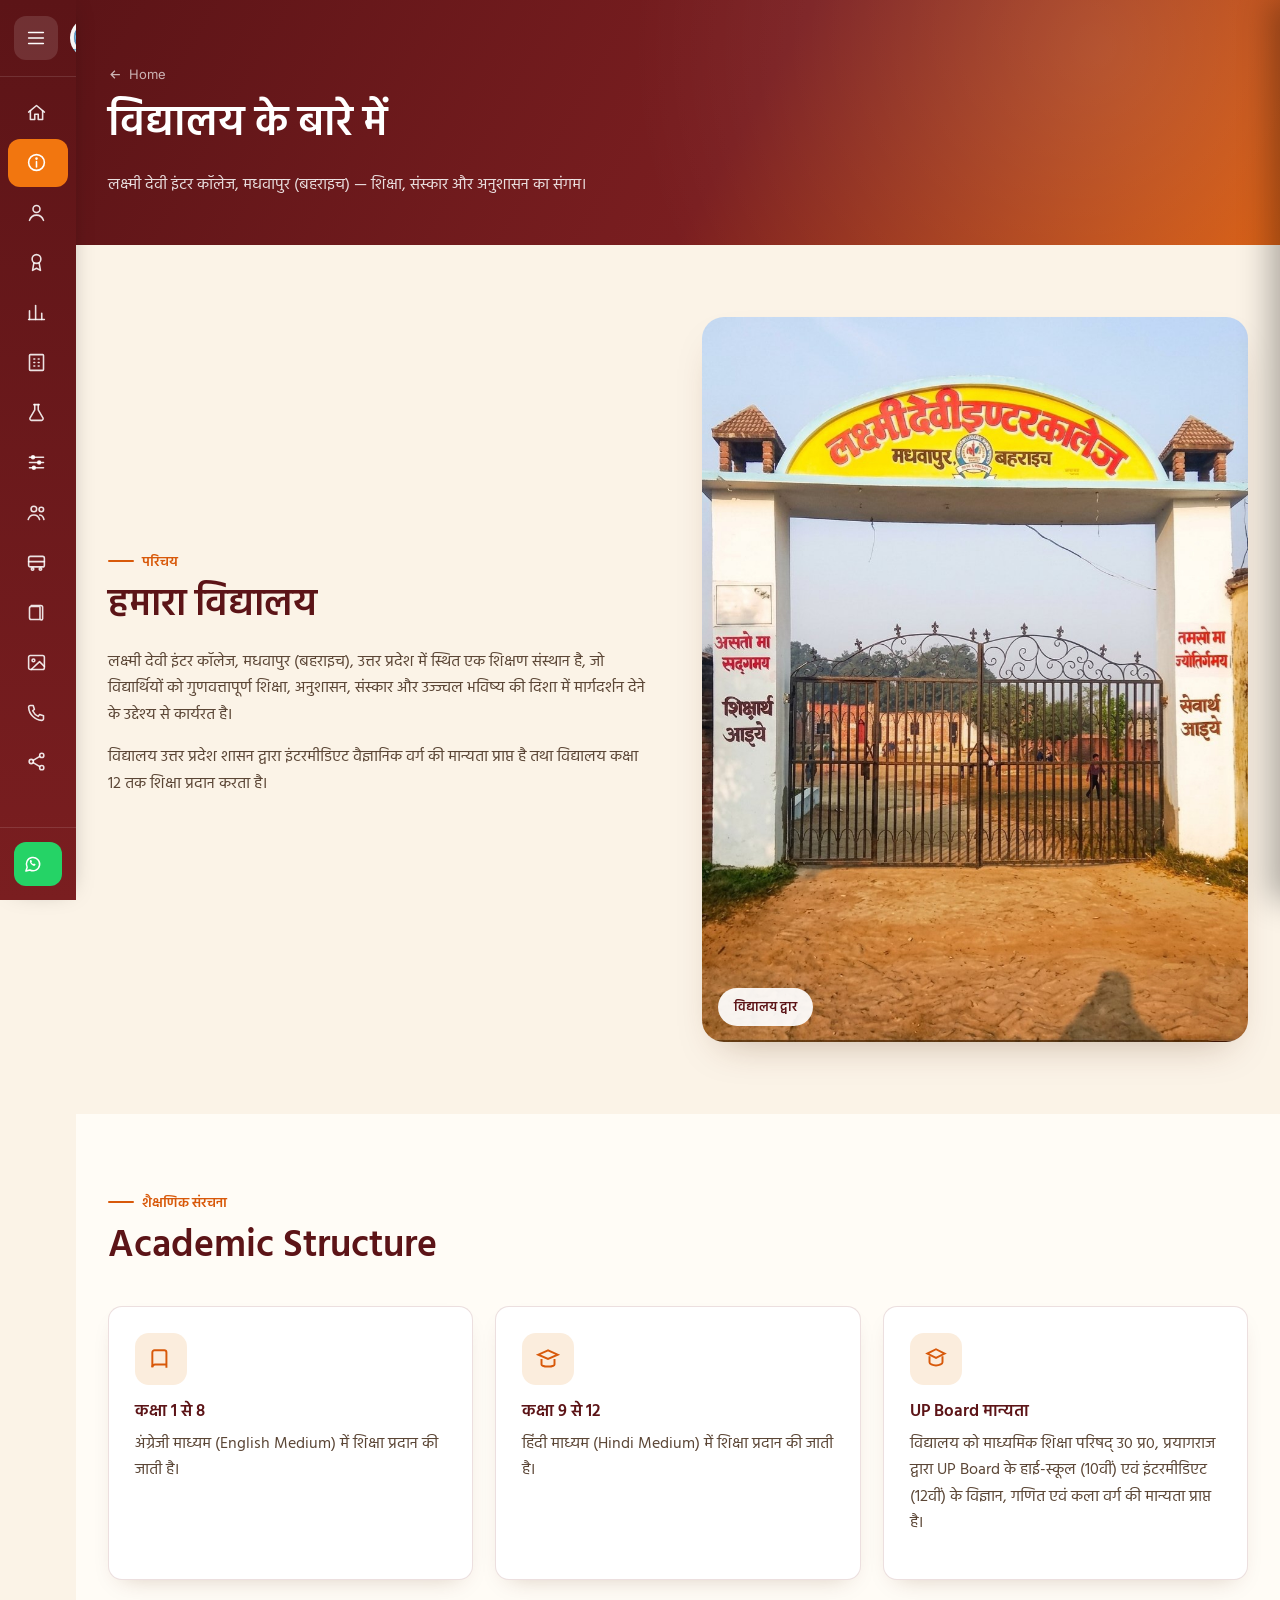
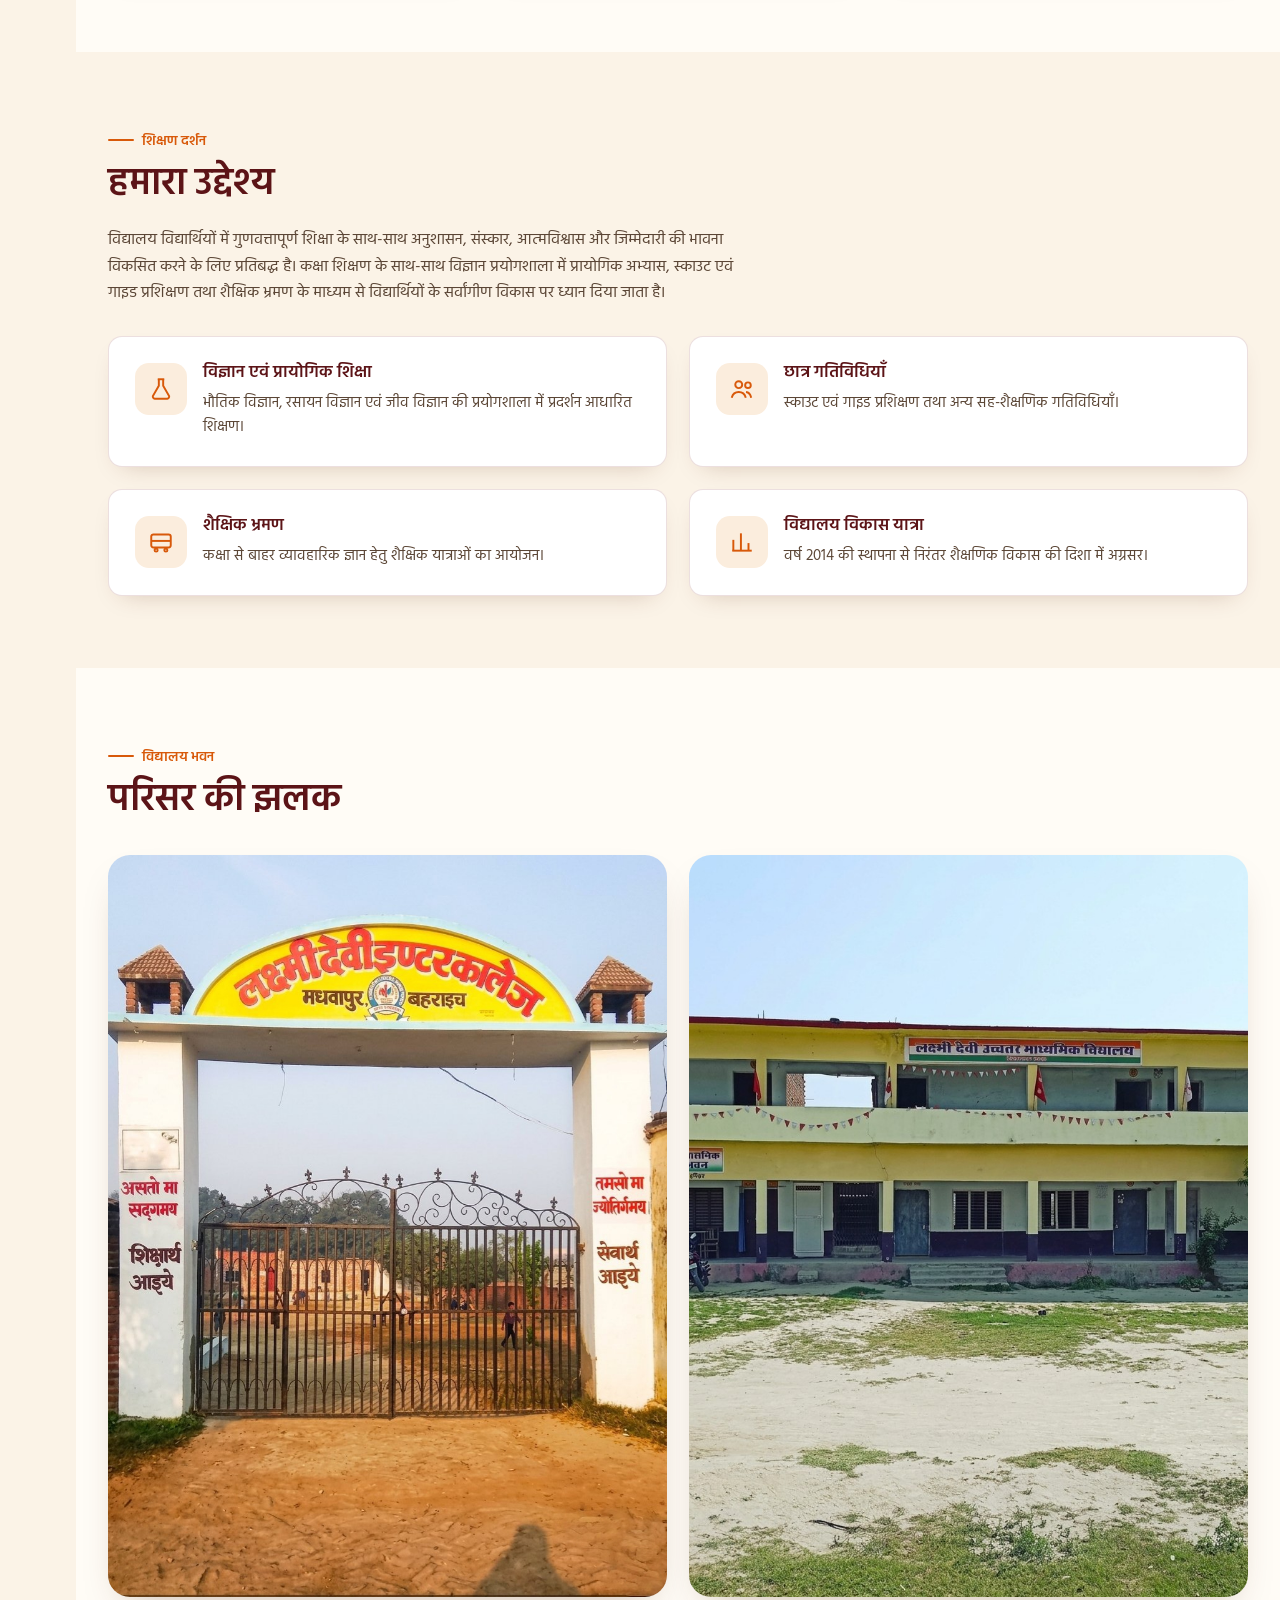
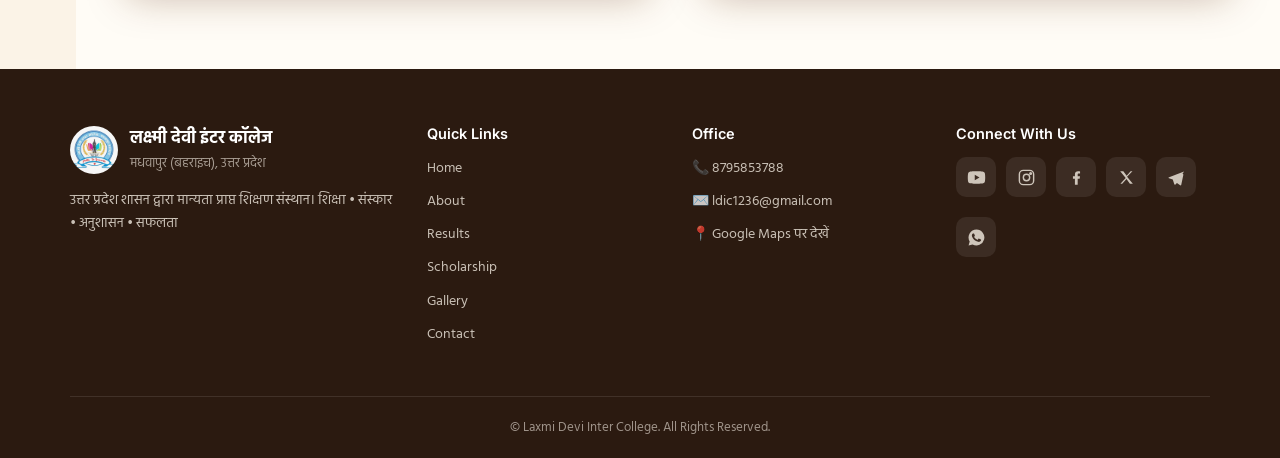
<file: about.html>
<!DOCTYPE html>
<html lang="hi">
<head>
<meta charset="UTF-8" />
<meta name="viewport" content="width=device-width, initial-scale=1.0" />
<title>About School | लक्ष्मी देवी इंटर कॉलेज</title>
<meta name="description" content="लक्ष्मी देवी इंटर कॉलेज, मधवापुर (बहराइच) के बारे में जानकारी — शैक्षणिक स्तर, माध्यम, मान्यता एवं शिक्षण दर्शन।" />
<link rel="icon" href="assets/images/logo.png" type="image/png" />
<link rel="preconnect" href="https://fonts.googleapis.com">
<link rel="preconnect" href="https://fonts.gstatic.com" crossorigin>
<link href="https://fonts.googleapis.com/css2?family=Hind:wght@400;500;600;700&family=Poppins:wght@500;600;700&family=Inter:wght@400;500;600&display=swap" rel="stylesheet">
<link rel="stylesheet" href="assets/css/style.css" />
<link rel="stylesheet" href="assets/css/pages.css" />
</head>
<body>

<div id="app-shell-root"></div>

<main id="main" class="main-content">

  <section class="page-banner">
    <div class="container">
      <div class="crumb"><a href="index.html" class="back-link">
        <svg viewBox="0 0 24 24" fill="none" stroke="currentColor" stroke-width="2"><path d="M19 12H5M11 18l-6-6 6-6"/></svg>
        Home
      </a></div>
      <h1 class="hi-head">विद्यालय के बारे में</h1>
      <p>लक्ष्मी देवी इंटर कॉलेज, मधवापुर (बहराइच) — शिक्षा, संस्कार और अनुशासन का संगम।</p>
    </div>
  </section>

  <section class="section">
    <div class="container">
      <div class="intro-block">
        <div class="reveal">
          <span class="section-eyebrow">परिचय</span>
          <h2 class="section-title hi-head">हमारा विद्यालय</h2>
          <p style="margin-top:16px; font-size:16px;">लक्ष्मी देवी इंटर कॉलेज, मधवापुर (बहराइच), उत्तर प्रदेश में स्थित एक शिक्षण संस्थान है, जो विद्यार्थियों को गुणवत्तापूर्ण शिक्षा, अनुशासन, संस्कार और उज्ज्वल भविष्य की दिशा में मार्गदर्शन देने के उद्देश्य से कार्यरत है।</p>
          <p style="font-size:16px;">विद्यालय उत्तर प्रदेश शासन द्वारा इंटरमीडिएट वैज्ञानिक वर्ग की मान्यता प्राप्त है तथा विद्यालय कक्षा 12 तक शिक्षा प्रदान करता है।</p>
        </div>
        <div class="intro-photo reveal">
          <img src="assets/images/school-gate.jpg" alt="Laxmi Devi Inter College gate, Madhwapur, Bahraich" loading="lazy" />
          <span class="intro-photo-badge">विद्यालय द्वार</span>
        </div>
      </div>
    </div>
  </section>

  <section class="section alt">
    <div class="container">
      <div class="reveal" style="max-width:680px; margin-bottom:36px;">
        <span class="section-eyebrow">शैक्षणिक संरचना</span>
        <h2 class="section-title hi-head">Academic Structure</h2>
      </div>
      <div class="grid grid-3">
        <div class="card reveal">
          <div class="icon-badge">
            <svg viewBox="0 0 24 24" fill="none" stroke="currentColor" stroke-width="1.8"><path d="M4 19.5V6a2 2 0 0 1 2-2h9a2 2 0 0 1 2 2v14"/><path d="M4 19.5A2.5 2.5 0 0 1 6.5 17H17"/></svg>
          </div>
          <h3 class="hi-head" style="font-size:17px;">कक्षा 1 से 8</h3>
          <p>अंग्रेजी माध्यम (English Medium) में शिक्षा प्रदान की जाती है।</p>
        </div>
        <div class="card reveal">
          <div class="icon-badge">
            <svg viewBox="0 0 24 24" fill="none" stroke="currentColor" stroke-width="1.8"><path d="M12 4 3 8l9 4 9-4-9-4Z"/><path d="M6 12v5c0 1 2.7 2 6 2s6-1 6-2v-5"/></svg>
          </div>
          <h3 class="hi-head" style="font-size:17px;">कक्षा 9 से 12</h3>
          <p>हिंदी माध्यम (Hindi Medium) में शिक्षा प्रदान की जाती है।</p>
        </div>
        <div class="card reveal">
          <div class="icon-badge">
            <svg viewBox="0 0 24 24" fill="none" stroke="currentColor" stroke-width="1.8"><path d="M20 7 12 3 4 7l8 4 8-4Z"/><path d="M6 9.5V15c0 1.5 2.7 3 6 3s6-1.5 6-3V9.5"/></svg>
          </div>
          <h3 class="hi-head" style="font-size:17px;">UP Board मान्यता</h3>
          <p>विद्यालय को माध्यमिक शिक्षा परिषद् उ० प्र०, प्रयागराज द्वारा UP Board के हाई-स्कूल (10वीं) एवं इंटरमीडिएट (12वीं) के विज्ञान, गणित एवं कला वर्ग की मान्यता प्राप्त है।</p>
        </div>
      </div>
    </div>
  </section>

  <section class="section">
    <div class="container">
      <div class="reveal" style="max-width:700px; margin-bottom:20px;">
        <span class="section-eyebrow">शिक्षण दर्शन</span>
        <h2 class="section-title hi-head">हमारा उद्देश्य</h2>
        <p class="section-sub" style="margin-top:14px;">विद्यालय विद्यार्थियों में गुणवत्तापूर्ण शिक्षा के साथ-साथ अनुशासन, संस्कार, आत्मविश्वास और जिम्मेदारी की भावना विकसित करने के लिए प्रतिबद्ध है। कक्षा शिक्षण के साथ-साथ विज्ञान प्रयोगशाला में प्रायोगिक अभ्यास, स्काउट एवं गाइड प्रशिक्षण तथा शैक्षिक भ्रमण के माध्यम से विद्यार्थियों के सर्वांगीण विकास पर ध्यान दिया जाता है।</p>
      </div>
      <div class="grid grid-2" style="margin-top:30px;">
        <div class="card reveal" style="display:flex; gap:16px; align-items:flex-start;">
          <div class="icon-badge" style="margin-bottom:0; flex-shrink:0;">
            <svg viewBox="0 0 24 24" fill="none" stroke="currentColor" stroke-width="1.8"><path d="M9 3h6"/><path d="M10 3v6l-5.5 9.5A2 2 0 0 0 6.2 21h11.6a2 2 0 0 0 1.7-2.5L14 9V3"/></svg>
          </div>
          <div>
            <h3 class="hi-head" style="font-size:16.5px;">विज्ञान एवं प्रायोगिक शिक्षा</h3>
            <p style="font-size:14.5px; margin:0;">भौतिक विज्ञान, रसायन विज्ञान एवं जीव विज्ञान की प्रयोगशाला में प्रदर्शन आधारित शिक्षण।</p>
          </div>
        </div>
        <div class="card reveal" style="display:flex; gap:16px; align-items:flex-start;">
          <div class="icon-badge" style="margin-bottom:0; flex-shrink:0;">
            <svg viewBox="0 0 24 24" fill="none" stroke="currentColor" stroke-width="1.8"><circle cx="9" cy="8" r="3.2"/><path d="M2.5 20c1-3.5 3.7-5.2 6.5-5.2s5.5 1.7 6.5 5.2"/><circle cx="17.5" cy="8.5" r="2.6"/><path d="M15.7 14.8c2.1.2 4 1.8 4.8 5.2"/></svg>
          </div>
          <div>
            <h3 class="hi-head" style="font-size:16.5px;">छात्र गतिविधियाँ</h3>
            <p style="font-size:14.5px; margin:0;">स्काउट एवं गाइड प्रशिक्षण तथा अन्य सह-शैक्षणिक गतिविधियाँ।</p>
          </div>
        </div>
        <div class="card reveal" style="display:flex; gap:16px; align-items:flex-start;">
          <div class="icon-badge" style="margin-bottom:0; flex-shrink:0;">
            <svg viewBox="0 0 24 24" fill="none" stroke="currentColor" stroke-width="1.8"><rect x="3" y="5" width="18" height="12" rx="2"/><path d="M3 11h18"/><circle cx="7.5" cy="19.5" r="1.4"/><circle cx="16.5" cy="19.5" r="1.4"/></svg>
          </div>
          <div>
            <h3 class="hi-head" style="font-size:16.5px;">शैक्षिक भ्रमण</h3>
            <p style="font-size:14.5px; margin:0;">कक्षा से बाहर व्यावहारिक ज्ञान हेतु शैक्षिक यात्राओं का आयोजन।</p>
          </div>
        </div>
        <div class="card reveal" style="display:flex; gap:16px; align-items:flex-start;">
          <div class="icon-badge" style="margin-bottom:0; flex-shrink:0;">
            <svg viewBox="0 0 24 24" fill="none" stroke="currentColor" stroke-width="1.8"><path d="M4 20V10"/><path d="M11 20V4"/><path d="M18 20v-7"/><path d="M3 20h18"/></svg>
          </div>
          <div>
            <h3 class="hi-head" style="font-size:16.5px;">विद्यालय विकास यात्रा</h3>
            <p style="font-size:14.5px; margin:0;">वर्ष 2014 की स्थापना से निरंतर शैक्षणिक विकास की दिशा में अग्रसर।</p>
          </div>
        </div>
      </div>
    </div>
  </section>

  <section class="section alt">
    <div class="container">
      <div class="reveal" style="max-width:680px; margin-bottom:30px;">
        <span class="section-eyebrow">विद्यालय भवन</span>
        <h2 class="section-title hi-head">परिसर की झलक</h2>
      </div>
      <div class="grid grid-2 reveal">
        <div class="intro-photo"><img src="assets/images/school-gate.jpg" alt="School main gate" loading="lazy"></div>
        <div class="intro-photo"><img src="assets/images/school-building.jpg" alt="School building" loading="lazy"></div>
      </div>
    </div>
  </section>

</main>

<div id="footer-root"></div>

<script src="assets/js/nav-data.js"></script>
<script src="assets/js/app.js"></script>
<script src="assets/js/footer.js"></script>
</body>
</html>
</file>
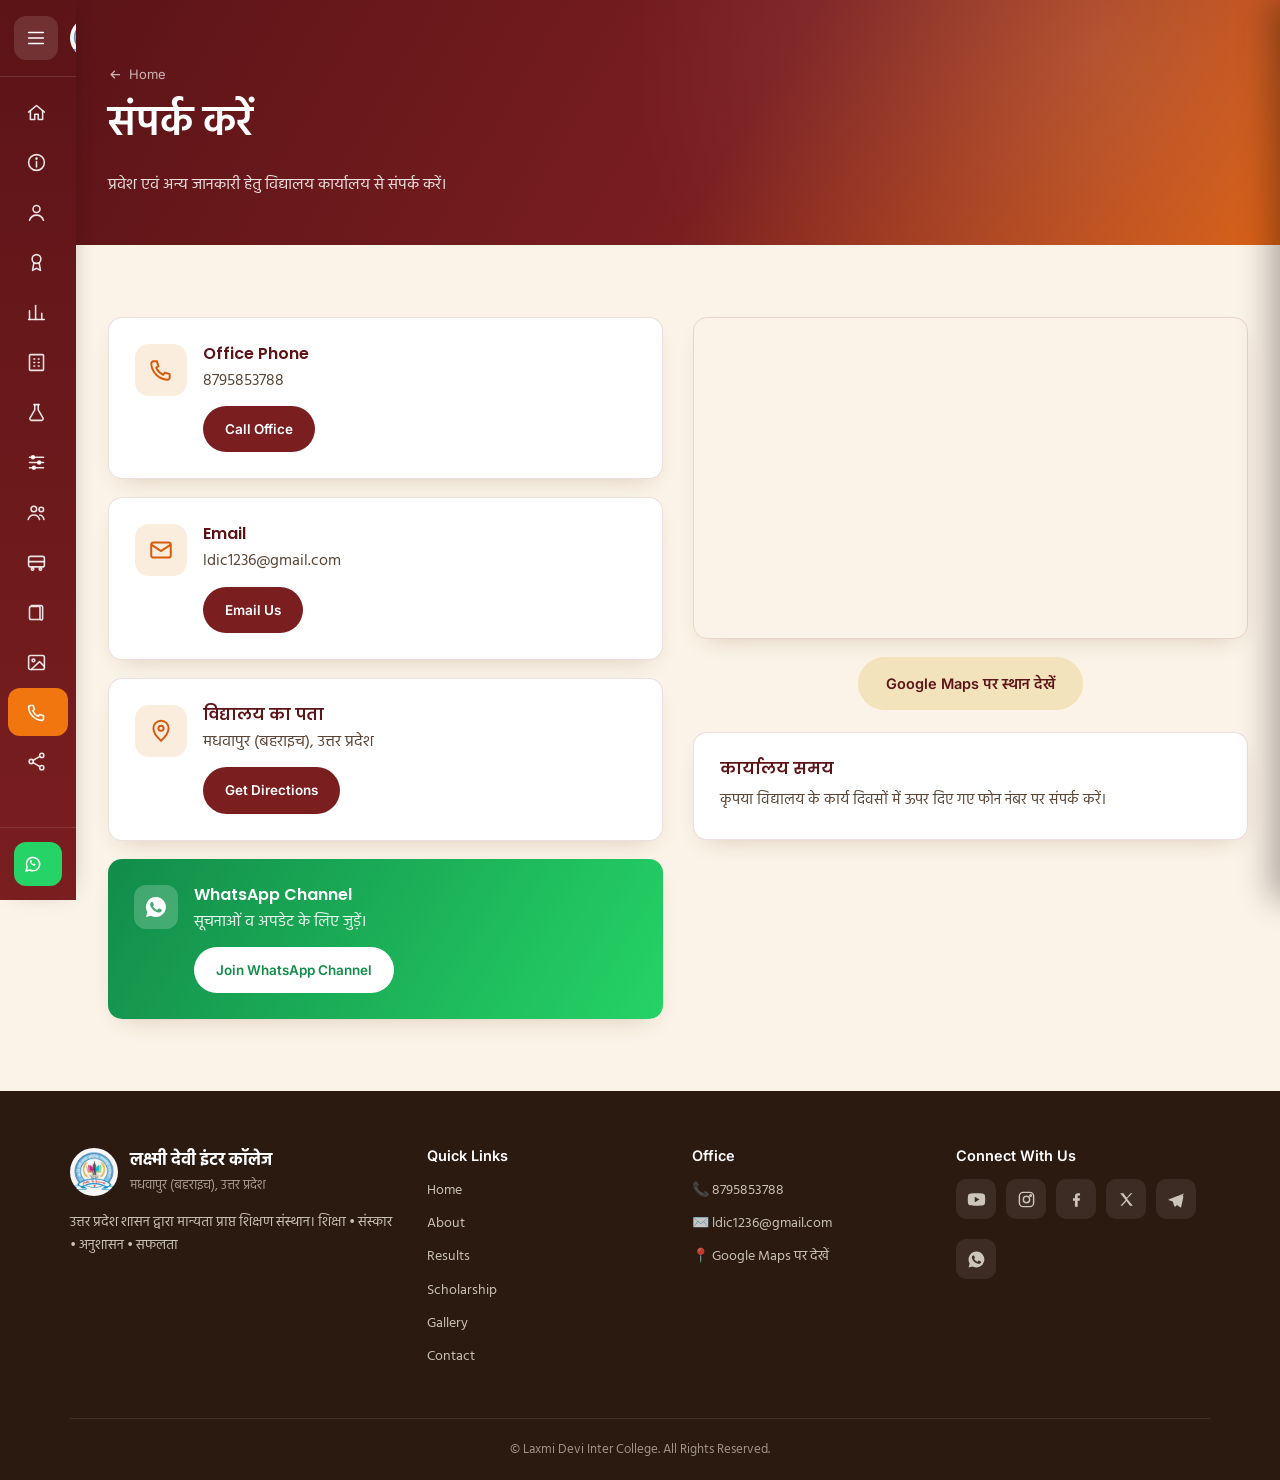
<file: contact.html>
<!DOCTYPE html>
<html lang="hi">
<head>
<meta charset="UTF-8" />
<meta name="viewport" content="width=device-width, initial-scale=1.0" />
<title>Contact Us | लक्ष्मी देवी इंटर कॉलेज</title>
<meta name="description" content="लक्ष्मी देवी इंटर कॉलेज से संपर्क करें — फोन, ईमेल एवं Google Maps पर स्थान।" />
<link rel="icon" href="assets/images/logo.png" type="image/png" />
<link rel="preconnect" href="https://fonts.googleapis.com">
<link rel="preconnect" href="https://fonts.gstatic.com" crossorigin>
<link href="https://fonts.googleapis.com/css2?family=Hind:wght@400;500;600;700&family=Poppins:wght@500;600;700&family=Inter:wght@400;500;600&display=swap" rel="stylesheet">
<link rel="stylesheet" href="assets/css/style.css" />
<link rel="stylesheet" href="assets/css/pages.css" />
</head>
<body>

<div id="app-shell-root"></div>

<main id="main" class="main-content">

  <section class="page-banner">
    <div class="container">
      <div class="crumb"><a href="index.html" class="back-link">
        <svg viewBox="0 0 24 24" fill="none" stroke="currentColor" stroke-width="2"><path d="M19 12H5M11 18l-6-6 6-6"/></svg>
        Home
      </a></div>
      <h1 class="hi-head">संपर्क करें</h1>
      <p>प्रवेश एवं अन्य जानकारी हेतु विद्यालय कार्यालय से संपर्क करें।</p>
    </div>
  </section>

  <section class="section">
    <div class="container">
      <div class="contact-grid">

        <div class="reveal" style="display:flex; flex-direction:column; gap:18px;">

          <div class="contact-card">
            <div class="icon-badge" style="margin-bottom:0;">
              <svg viewBox="0 0 24 24" fill="none" stroke="currentColor" stroke-width="1.8"><path d="M5 4h3.2l1.4 4.4-2 1.6a13 13 0 0 0 6.4 6.4l1.6-2 4.4 1.4V19a2 2 0 0 1-2.2 2A16 16 0 0 1 3 6.2 2 2 0 0 1 5 4Z"/></svg>
            </div>
            <div>
              <h3 style="font-size:16px; margin-bottom:4px;">Office Phone</h3>
              <p style="margin:0 0 12px;">8795853788</p>
              <a href="tel:+918795853788" class="btn btn-maroon" style="padding:10px 20px; font-size:13.5px;">Call Office</a>
            </div>
          </div>

          <div class="contact-card">
            <div class="icon-badge" style="margin-bottom:0;">
              <svg viewBox="0 0 24 24" fill="none" stroke="currentColor" stroke-width="1.8"><rect x="3" y="5" width="18" height="14" rx="2"/><path d="m3 7 9 6 9-6"/></svg>
            </div>
            <div>
              <h3 style="font-size:16px; margin-bottom:4px;">Email</h3>
              <p style="margin:0 0 12px;">ldic1236@gmail.com</p>
              <a href="mailto:ldic1236@gmail.com" class="btn btn-maroon" style="padding:10px 20px; font-size:13.5px;">Email Us</a>
            </div>
          </div>

          <div class="contact-card">
            <div class="icon-badge" style="margin-bottom:0;">
              <svg viewBox="0 0 24 24" fill="none" stroke="currentColor" stroke-width="1.8"><path d="M12 21s7-6.2 7-11.5A7 7 0 0 0 5 9.5C5 14.8 12 21 12 21Z"/><circle cx="12" cy="9.5" r="2.4"/></svg>
            </div>
            <div>
              <h3 style="font-size:16px; margin-bottom:4px;">विद्यालय का पता</h3>
              <p style="margin:0 0 12px;">मधवापुर (बहराइच), उत्तर प्रदेश</p>
              <a href="https://maps.app.goo.gl/7c9vRDv6QZhhVDzn6" target="_blank" rel="noopener" class="btn btn-maroon" style="padding:10px 20px; font-size:13.5px;">Get Directions</a>
            </div>
          </div>

          <div class="contact-card" style="background:linear-gradient(120deg, #128C4A, #25D366); border:none;">
            <div style="width:44px; height:44px; border-radius:12px; background:rgba(255,255,255,0.2); display:flex; align-items:center; justify-content:center; flex-shrink:0;">
              <svg viewBox="0 0 24 24" fill="#fff" width="24" height="24"><path d="M12 2a10 10 0 0 0-8.6 15.1L2 22l5-1.3A10 10 0 1 0 12 2Zm5.4 14.2c-.23.65-1.34 1.24-1.86 1.3-.5.06-1 .27-3.4-.7-2.86-1.17-4.7-4.1-4.85-4.3-.14-.2-1.15-1.53-1.15-2.9 0-1.4.72-2.06.98-2.34.26-.28.56-.35.75-.35h.54c.17 0 .4-.06.63.48.23.55.78 1.9.85 2.03.07.14.11.3.02.5-.1.2-.14.3-.28.46-.14.17-.3.37-.42.5-.14.14-.29.3-.13.6.16.3.72 1.2 1.55 1.94 1.07.95 1.96 1.24 2.26 1.38.3.14.47.12.65-.07.18-.2.75-.87.95-1.17.2-.3.4-.24.66-.14.28.1 1.76.83 2.06.98.3.15.5.22.57.34.07.13.07.72-.16 1.36Z"/></svg>
            </div>
            <div>
              <h3 style="font-size:16px; margin-bottom:4px; color:#fff;">WhatsApp Channel</h3>
              <p style="margin:0 0 12px; color:rgba(255,255,255,0.9);">सूचनाओं व अपडेट के लिए जुड़ें।</p>
              <a href="https://whatsapp.com/channel/0029VaUwFchAojYnk6egLF0L" target="_blank" rel="noopener" class="btn" style="padding:10px 20px; font-size:13.5px; background:#fff; color:#128C4A;">Join WhatsApp Channel</a>
            </div>
          </div>

        </div>

        <div class="reveal">
          <div class="map-frame">
            <iframe
              src="https://www.google.com/maps?q=Laxmi+Devi+Inter+College+Madhwapur+Bahraich&output=embed"
              loading="lazy"
              referrerpolicy="no-referrer-when-downgrade"
              title="Laxmi Devi Inter College location map"
              allowfullscreen>
            </iframe>
          </div>
          <div style="text-align:center; margin-top:18px;">
            <a href="https://maps.app.goo.gl/7c9vRDv6QZhhVDzn6" target="_blank" rel="noopener" class="btn btn-ghost">Google Maps पर स्थान देखें</a>
          </div>

          <div class="card" style="margin-top:22px;">
            <h3 style="font-size:16px; margin-bottom:10px;">कार्यालय समय</h3>
            <p style="margin:0; font-size:14.5px;">कृपया विद्यालय के कार्य दिवसों में ऊपर दिए गए फोन नंबर पर संपर्क करें।</p>
          </div>
        </div>

      </div>
    </div>
  </section>

</main>

<div id="footer-root"></div>

<script src="assets/js/nav-data.js"></script>
<script src="assets/js/app.js"></script>
<script src="assets/js/footer.js"></script>
</body>
</html>
</file>
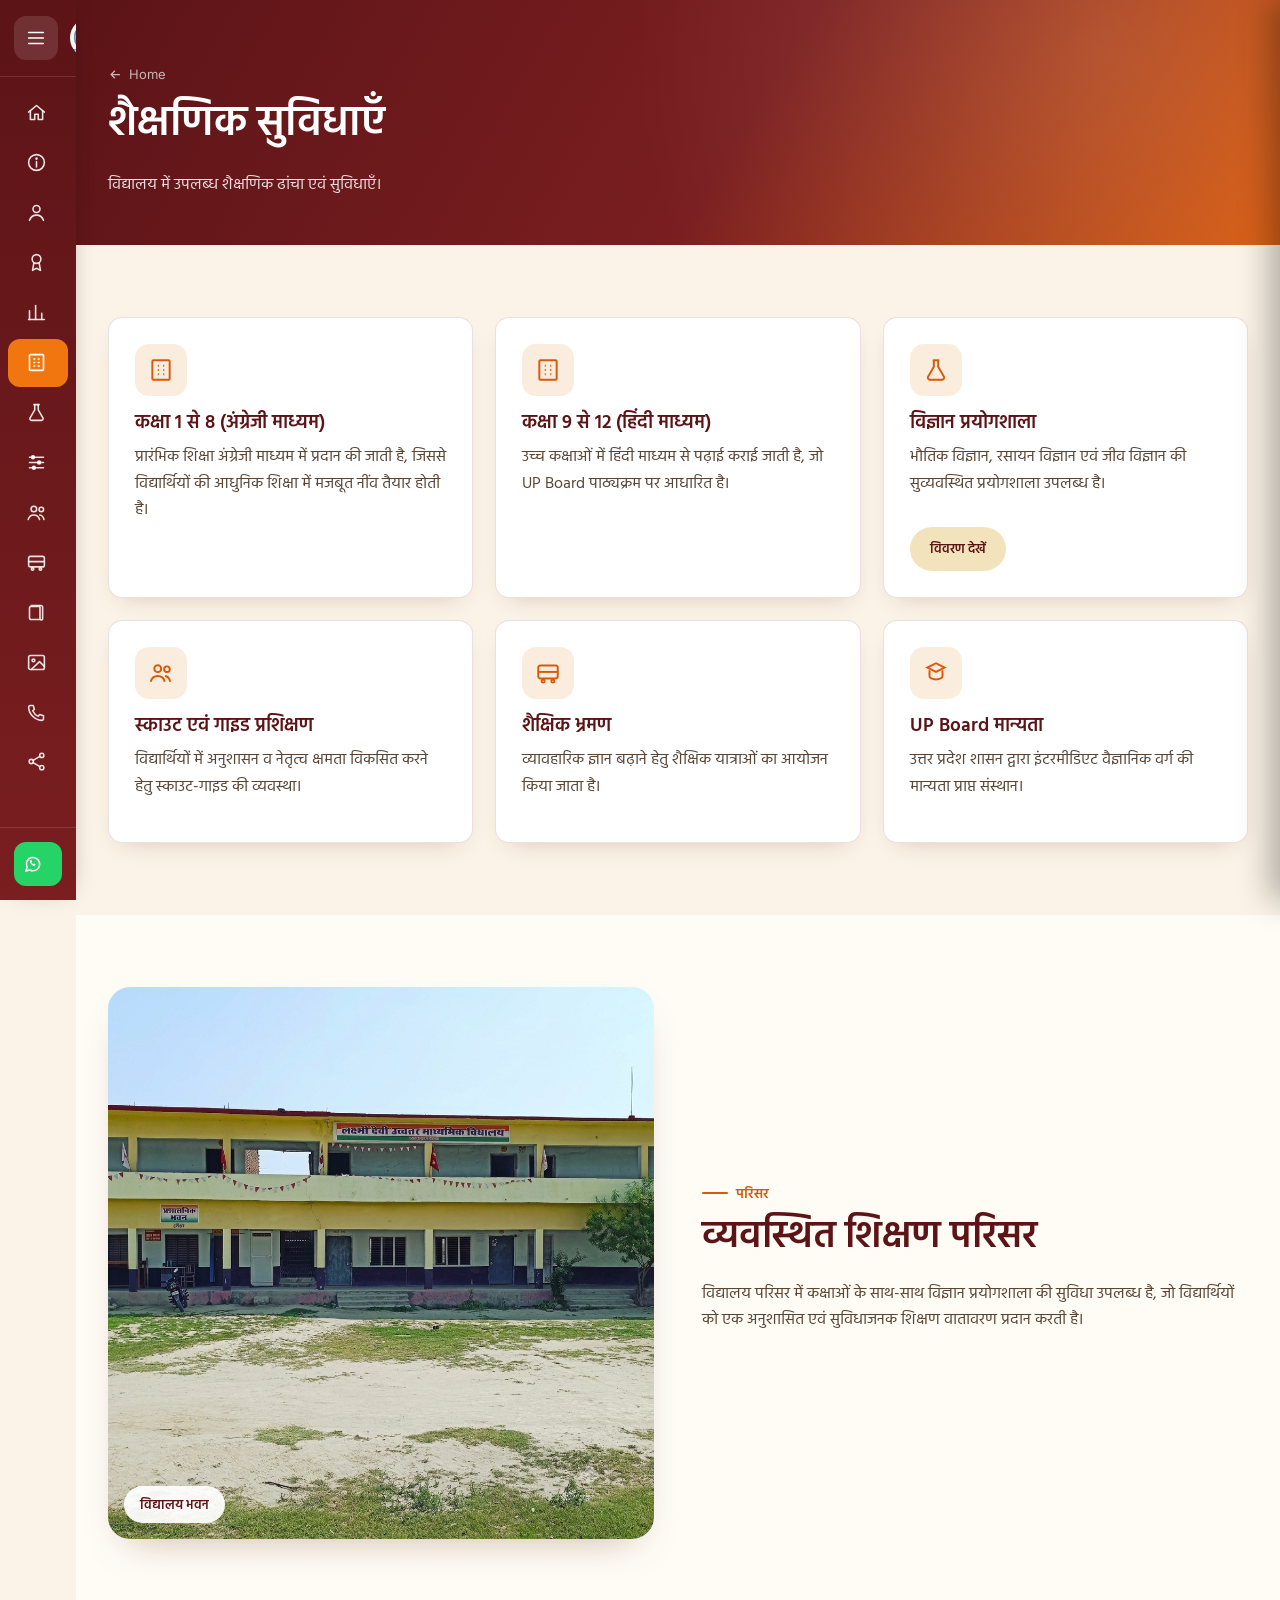
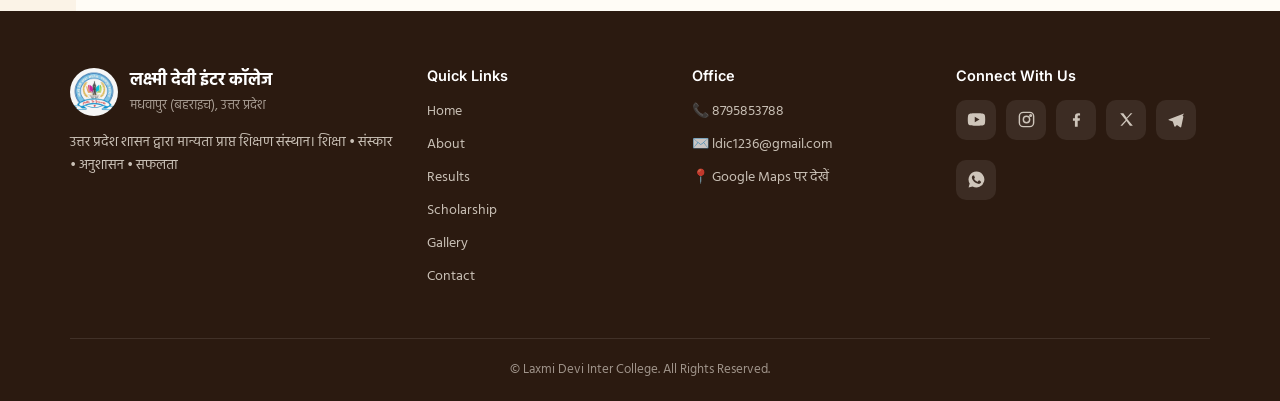
<file: facilities.html>
<!DOCTYPE html>
<html lang="hi">
<head>
<meta charset="UTF-8" />
<meta name="viewport" content="width=device-width, initial-scale=1.0" />
<title>Academic Facilities | लक्ष्मी देवी इंटर कॉलेज</title>
<meta name="description" content="लक्ष्मी देवी इंटर कॉलेज की शैक्षणिक सुविधाएँ — विज्ञान प्रयोगशाला, कक्षाएँ एवं छात्र गतिविधियाँ।" />
<link rel="icon" href="assets/images/logo.png" type="image/png" />
<link rel="preconnect" href="https://fonts.googleapis.com">
<link rel="preconnect" href="https://fonts.gstatic.com" crossorigin>
<link href="https://fonts.googleapis.com/css2?family=Hind:wght@400;500;600;700&family=Poppins:wght@500;600;700&family=Inter:wght@400;500;600&display=swap" rel="stylesheet">
<link rel="stylesheet" href="assets/css/style.css" />
<link rel="stylesheet" href="assets/css/pages.css" />
</head>
<body>

<div id="app-shell-root"></div>

<main id="main" class="main-content">

  <section class="page-banner">
    <div class="container">
      <div class="crumb"><a href="index.html" class="back-link">
        <svg viewBox="0 0 24 24" fill="none" stroke="currentColor" stroke-width="2"><path d="M19 12H5M11 18l-6-6 6-6"/></svg>
        Home
      </a></div>
      <h1 class="hi-head">शैक्षणिक सुविधाएँ</h1>
      <p>विद्यालय में उपलब्ध शैक्षणिक ढांचा एवं सुविधाएँ।</p>
    </div>
  </section>

  <section class="section">
    <div class="container">
      <div class="grid grid-3">
        <div class="card reveal">
          <div class="icon-badge">
            <svg viewBox="0 0 24 24" fill="none" stroke="currentColor" stroke-width="1.8"><rect x="4" y="3" width="16" height="18" rx="1"/><path d="M9 8h1M14 8h1M9 12h1M14 12h1M9 16h1M14 16h1"/></svg>
          </div>
          <h3 class="hi-head">कक्षा 1 से 8 (अंग्रेजी माध्यम)</h3>
          <p>प्रारंभिक शिक्षा अंग्रेजी माध्यम में प्रदान की जाती है, जिससे विद्यार्थियों की आधुनिक शिक्षा में मजबूत नींव तैयार होती है।</p>
        </div>
        <div class="card reveal">
          <div class="icon-badge">
            <svg viewBox="0 0 24 24" fill="none" stroke="currentColor" stroke-width="1.8"><rect x="4" y="3" width="16" height="18" rx="1"/><path d="M9 8h1M14 8h1M9 12h1M14 12h1M9 16h1M14 16h1"/></svg>
          </div>
          <h3 class="hi-head">कक्षा 9 से 12 (हिंदी माध्यम)</h3>
          <p>उच्च कक्षाओं में हिंदी माध्यम से पढ़ाई कराई जाती है, जो UP Board पाठ्यक्रम पर आधारित है।</p>
        </div>
        <div class="card reveal">
          <div class="icon-badge">
            <svg viewBox="0 0 24 24" fill="none" stroke="currentColor" stroke-width="1.8"><path d="M9 3h6"/><path d="M10 3v6l-5.5 9.5A2 2 0 0 0 6.2 21h11.6a2 2 0 0 0 1.7-2.5L14 9V3"/></svg>
          </div>
          <h3 class="hi-head">विज्ञान प्रयोगशाला</h3>
          <p>भौतिक विज्ञान, रसायन विज्ञान एवं जीव विज्ञान की सुव्यवस्थित प्रयोगशाला उपलब्ध है।</p>
          <a href="laboratory.html" class="btn btn-ghost" style="margin-top:14px; padding:9px 18px; font-size:13px;">विवरण देखें</a>
        </div>
        <div class="card reveal">
          <div class="icon-badge">
            <svg viewBox="0 0 24 24" fill="none" stroke="currentColor" stroke-width="1.8"><circle cx="9" cy="8" r="3.2"/><path d="M2.5 20c1-3.5 3.7-5.2 6.5-5.2s5.5 1.7 6.5 5.2"/><circle cx="17.5" cy="8.5" r="2.6"/><path d="M15.7 14.8c2.1.2 4 1.8 4.8 5.2"/></svg>
          </div>
          <h3 class="hi-head">स्काउट एवं गाइड प्रशिक्षण</h3>
          <p>विद्यार्थियों में अनुशासन व नेतृत्व क्षमता विकसित करने हेतु स्काउट-गाइड की व्यवस्था।</p>
        </div>
        <div class="card reveal">
          <div class="icon-badge">
            <svg viewBox="0 0 24 24" fill="none" stroke="currentColor" stroke-width="1.8"><rect x="3" y="5" width="18" height="12" rx="2"/><path d="M3 11h18"/><circle cx="7.5" cy="19.5" r="1.4"/><circle cx="16.5" cy="19.5" r="1.4"/></svg>
          </div>
          <h3 class="hi-head">शैक्षिक भ्रमण</h3>
          <p>व्यावहारिक ज्ञान बढ़ाने हेतु शैक्षिक यात्राओं का आयोजन किया जाता है।</p>
        </div>
        <div class="card reveal">
          <div class="icon-badge">
            <svg viewBox="0 0 24 24" fill="none" stroke="currentColor" stroke-width="1.8"><path d="M20 7 12 3 4 7l8 4 8-4Z"/><path d="M6 9.5V15c0 1.5 2.7 3 6 3s6-1.5 6-3V9.5"/></svg>
          </div>
          <h3 class="hi-head">UP Board मान्यता</h3>
          <p>उत्तर प्रदेश शासन द्वारा इंटरमीडिएट वैज्ञानिक वर्ग की मान्यता प्राप्त संस्थान।</p>
        </div>
      </div>
    </div>
  </section>

  <section class="section alt">
    <div class="container">
      <div class="intro-block">
        <div class="intro-photo reveal">
          <img src="assets/images/school-building.jpg" alt="LDIC school building and classrooms" loading="lazy" />
          <span class="intro-photo-badge">विद्यालय भवन</span>
        </div>
        <div class="reveal">
          <span class="section-eyebrow">परिसर</span>
          <h2 class="section-title hi-head">व्यवस्थित शिक्षण परिसर</h2>
          <p style="margin-top:16px; font-size:16px;">विद्यालय परिसर में कक्षाओं के साथ-साथ विज्ञान प्रयोगशाला की सुविधा उपलब्ध है, जो विद्यार्थियों को एक अनुशासित एवं सुविधाजनक शिक्षण वातावरण प्रदान करती है।</p>
        </div>
      </div>
    </div>
  </section>

</main>

<div id="footer-root"></div>

<script src="assets/js/nav-data.js"></script>
<script src="assets/js/app.js"></script>
<script src="assets/js/footer.js"></script>
</body>
</html>
</file>
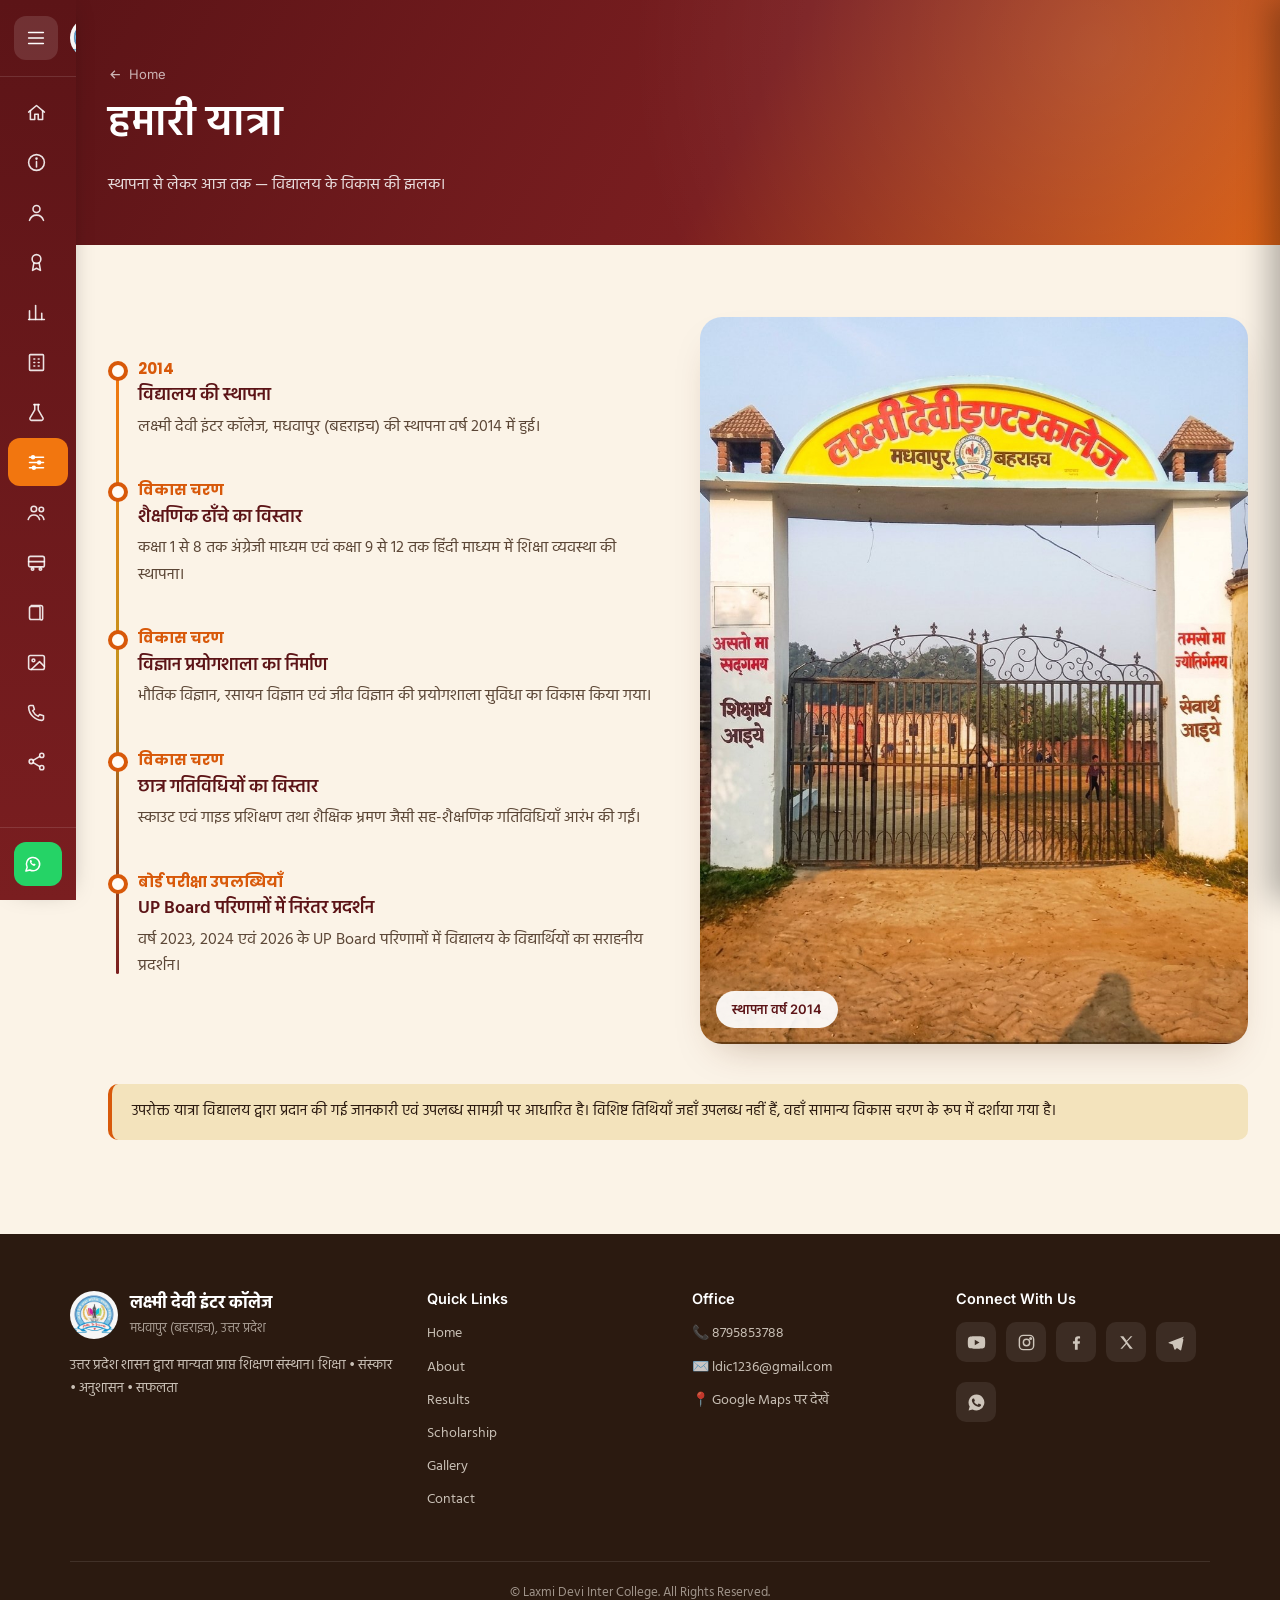
<file: journey.html>
<!DOCTYPE html>
<html lang="hi">
<head>
<meta charset="UTF-8" />
<meta name="viewport" content="width=device-width, initial-scale=1.0" />
<title>School Journey | लक्ष्मी देवी इंटर कॉलेज</title>
<meta name="description" content="लक्ष्मी देवी इंटर कॉलेज की स्थापना (2014) से अब तक की शैक्षणिक विकास यात्रा।" />
<link rel="icon" href="assets/images/logo.png" type="image/png" />
<link rel="preconnect" href="https://fonts.googleapis.com">
<link rel="preconnect" href="https://fonts.gstatic.com" crossorigin>
<link href="https://fonts.googleapis.com/css2?family=Hind:wght@400;500;600;700&family=Poppins:wght@500;600;700&family=Inter:wght@400;500;600&display=swap" rel="stylesheet">
<link rel="stylesheet" href="assets/css/style.css" />
<link rel="stylesheet" href="assets/css/pages.css" />
</head>
<body>

<div id="app-shell-root"></div>

<main id="main" class="main-content">

  <section class="page-banner">
    <div class="container">
      <div class="crumb"><a href="index.html" class="back-link">
        <svg viewBox="0 0 24 24" fill="none" stroke="currentColor" stroke-width="2"><path d="M19 12H5M11 18l-6-6 6-6"/></svg>
        Home
      </a></div>
      <h1 class="hi-head">हमारी यात्रा</h1>
      <p>स्थापना से लेकर आज तक — विद्यालय के विकास की झलक।</p>
    </div>
  </section>

  <section class="section">
    <div class="container">
      <div class="grid grid-2" style="align-items:start; gap:44px;">
        <div class="reveal">
          <div class="timeline">

            <div class="timeline-item">
              <div class="timeline-dot"></div>
              <div class="timeline-year">2014</div>
              <div class="timeline-content">
                <h3 class="hi-head">विद्यालय की स्थापना</h3>
                <p>लक्ष्मी देवी इंटर कॉलेज, मधवापुर (बहराइच) की स्थापना वर्ष 2014 में हुई।</p>
              </div>
            </div>

            <div class="timeline-item">
              <div class="timeline-dot"></div>
              <div class="timeline-year">विकास चरण</div>
              <div class="timeline-content">
                <h3 class="hi-head">शैक्षणिक ढाँचे का विस्तार</h3>
                <p>कक्षा 1 से 8 तक अंग्रेजी माध्यम एवं कक्षा 9 से 12 तक हिंदी माध्यम में शिक्षा व्यवस्था की स्थापना।</p>
              </div>
            </div>

            <div class="timeline-item">
              <div class="timeline-dot"></div>
              <div class="timeline-year">विकास चरण</div>
              <div class="timeline-content">
                <h3 class="hi-head">विज्ञान प्रयोगशाला का निर्माण</h3>
                <p>भौतिक विज्ञान, रसायन विज्ञान एवं जीव विज्ञान की प्रयोगशाला सुविधा का विकास किया गया।</p>
              </div>
            </div>

            <div class="timeline-item">
              <div class="timeline-dot"></div>
              <div class="timeline-year">विकास चरण</div>
              <div class="timeline-content">
                <h3 class="hi-head">छात्र गतिविधियों का विस्तार</h3>
                <p>स्काउट एवं गाइड प्रशिक्षण तथा शैक्षिक भ्रमण जैसी सह-शैक्षणिक गतिविधियाँ आरंभ की गईं।</p>
              </div>
            </div>

            <div class="timeline-item">
              <div class="timeline-dot"></div>
              <div class="timeline-year">बोर्ड परीक्षा उपलब्धियाँ</div>
              <div class="timeline-content">
                <h3 class="hi-head">UP Board परिणामों में निरंतर प्रदर्शन</h3>
                <p>वर्ष 2023, 2024 एवं 2026 के UP Board परिणामों में विद्यालय के विद्यार्थियों का सराहनीय प्रदर्शन।</p>
              </div>
            </div>

          </div>
        </div>

        <div class="intro-photo reveal">
          <img src="assets/images/school-gate.jpg" alt="Laxmi Devi Inter College gate" loading="lazy" />
          <span class="intro-photo-badge">स्थापना वर्ष 2014</span>
        </div>
      </div>

      <div class="notice-box reveal" style="margin-top:40px;">
        उपरोक्त यात्रा विद्यालय द्वारा प्रदान की गई जानकारी एवं उपलब्ध सामग्री पर आधारित है। विशिष्ट तिथियाँ जहाँ उपलब्ध नहीं हैं, वहाँ सामान्य विकास चरण के रूप में दर्शाया गया है।
      </div>
    </div>
  </section>

</main>

<div id="footer-root"></div>

<script src="assets/js/nav-data.js"></script>
<script src="assets/js/app.js"></script>
<script src="assets/js/footer.js"></script>
</body>
</html>
</file>
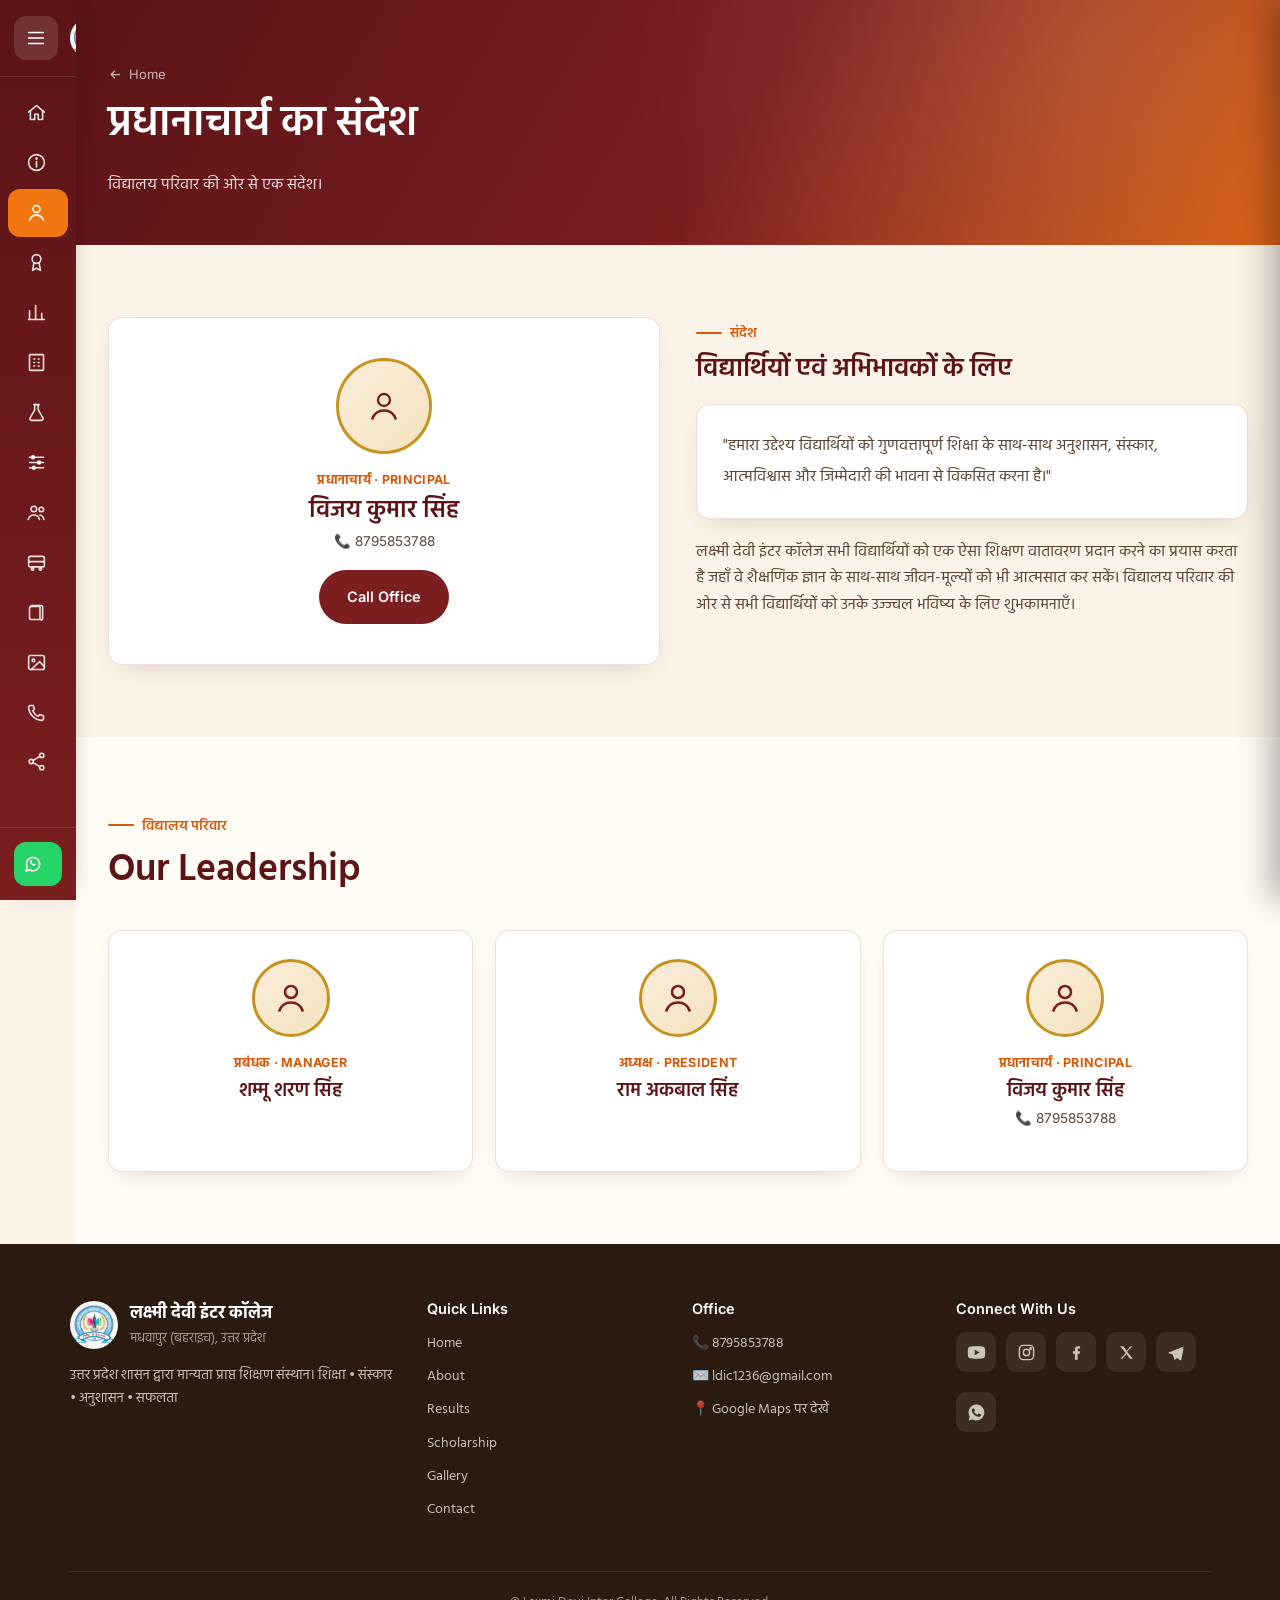
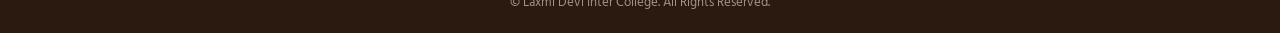
<file: principal.html>
<!DOCTYPE html>
<html lang="hi">
<head>
<meta charset="UTF-8" />
<meta name="viewport" content="width=device-width, initial-scale=1.0" />
<title>Principal's Message | लक्ष्मी देवी इंटर कॉलेज</title>
<meta name="description" content="प्रधानाचार्य विजय कुमार सिंह जी का संदेश एवं विद्यालय परिवार की जानकारी।" />
<link rel="icon" href="assets/images/logo.png" type="image/png" />
<link rel="preconnect" href="https://fonts.googleapis.com">
<link rel="preconnect" href="https://fonts.gstatic.com" crossorigin>
<link href="https://fonts.googleapis.com/css2?family=Hind:wght@400;500;600;700&family=Poppins:wght@500;600;700&family=Inter:wght@400;500;600&display=swap" rel="stylesheet">
<link rel="stylesheet" href="assets/css/style.css" />
<link rel="stylesheet" href="assets/css/pages.css" />
</head>
<body>

<div id="app-shell-root"></div>

<main id="main" class="main-content">

  <section class="page-banner">
    <div class="container">
      <div class="crumb"><a href="index.html" class="back-link">
        <svg viewBox="0 0 24 24" fill="none" stroke="currentColor" stroke-width="2"><path d="M19 12H5M11 18l-6-6 6-6"/></svg>
        Home
      </a></div>
      <h1 class="hi-head">प्रधानाचार्य का संदेश</h1>
      <p>विद्यालय परिवार की ओर से एक संदेश।</p>
    </div>
  </section>

  <section class="section">
    <div class="container">
      <div class="grid grid-2" style="align-items:start; gap:36px;">
        <div class="leader-card reveal" style="padding:40px 30px;">
          <div class="leader-avatar" style="width:96px; height:96px;">
            <svg viewBox="0 0 24 24" fill="none" stroke="currentColor" stroke-width="1.6" width="46" height="46"><circle cx="12" cy="8" r="4"/><path d="M4 21c1.5-4.5 5-6 8-6s6.5 1.5 8 6"/></svg>
          </div>
          <p class="leader-role">प्रधानाचार्य &middot; PRINCIPAL</p>
          <h2 class="leader-name hi-head" style="font-size:24px;">विजय कुमार सिंह</h2>
          <p class="leader-phone">📞 8795853788</p>
          <div style="margin-top:18px; display:flex; gap:10px; justify-content:center;">
            <a href="tel:+918795853788" class="btn btn-maroon">Call Office</a>
          </div>
        </div>

        <div class="reveal">
          <span class="section-eyebrow">संदेश</span>
          <h2 class="section-title hi-head" style="font-size:26px;">विद्यार्थियों एवं अभिभावकों के लिए</h2>
          <div class="card" style="margin-top:18px; font-size:16px; line-height:1.9;">
            <p style="margin:0;">"हमारा उद्देश्य विद्यार्थियों को गुणवत्तापूर्ण शिक्षा के साथ-साथ अनुशासन, संस्कार, आत्मविश्वास और जिम्मेदारी की भावना से विकसित करना है।"</p>
          </div>
          <p style="margin-top:20px;">लक्ष्मी देवी इंटर कॉलेज सभी विद्यार्थियों को एक ऐसा शिक्षण वातावरण प्रदान करने का प्रयास करता है जहाँ वे शैक्षणिक ज्ञान के साथ-साथ जीवन-मूल्यों को भी आत्मसात कर सकें। विद्यालय परिवार की ओर से सभी विद्यार्थियों को उनके उज्ज्वल भविष्य के लिए शुभकामनाएँ।</p>
        </div>
      </div>
    </div>
  </section>

  <section class="section alt">
    <div class="container">
      <div class="reveal" style="max-width:680px; margin-bottom:36px;">
        <span class="section-eyebrow">विद्यालय परिवार</span>
        <h2 class="section-title hi-head">Our Leadership</h2>
      </div>
      <div class="grid grid-3">
        <div class="leader-card reveal">
          <div class="leader-avatar"><svg viewBox="0 0 24 24" fill="none" stroke="currentColor" stroke-width="1.7"><circle cx="12" cy="8" r="4"/><path d="M4 21c1.5-4.5 5-6 8-6s6.5 1.5 8 6"/></svg></div>
          <p class="leader-role">प्रबंधक &middot; MANAGER</p>
          <h3 class="leader-name hi-head">शम्मू शरण सिंह</h3>
        </div>
        <div class="leader-card reveal">
          <div class="leader-avatar"><svg viewBox="0 0 24 24" fill="none" stroke="currentColor" stroke-width="1.7"><circle cx="12" cy="8" r="4"/><path d="M4 21c1.5-4.5 5-6 8-6s6.5 1.5 8 6"/></svg></div>
          <p class="leader-role">अध्यक्ष &middot; PRESIDENT</p>
          <h3 class="leader-name hi-head">राम अकबाल सिंह</h3>
        </div>
        <div class="leader-card reveal">
          <div class="leader-avatar"><svg viewBox="0 0 24 24" fill="none" stroke="currentColor" stroke-width="1.7"><circle cx="12" cy="8" r="4"/><path d="M4 21c1.5-4.5 5-6 8-6s6.5 1.5 8 6"/></svg></div>
          <p class="leader-role">प्रधानाचार्य &middot; PRINCIPAL</p>
          <h3 class="leader-name hi-head">विजय कुमार सिंह</h3>
          <p class="leader-phone">📞 8795853788</p>
        </div>
      </div>
    </div>
  </section>

</main>

<div id="footer-root"></div>

<script src="assets/js/nav-data.js"></script>
<script src="assets/js/app.js"></script>
<script src="assets/js/footer.js"></script>
</body>
</html>
</file>
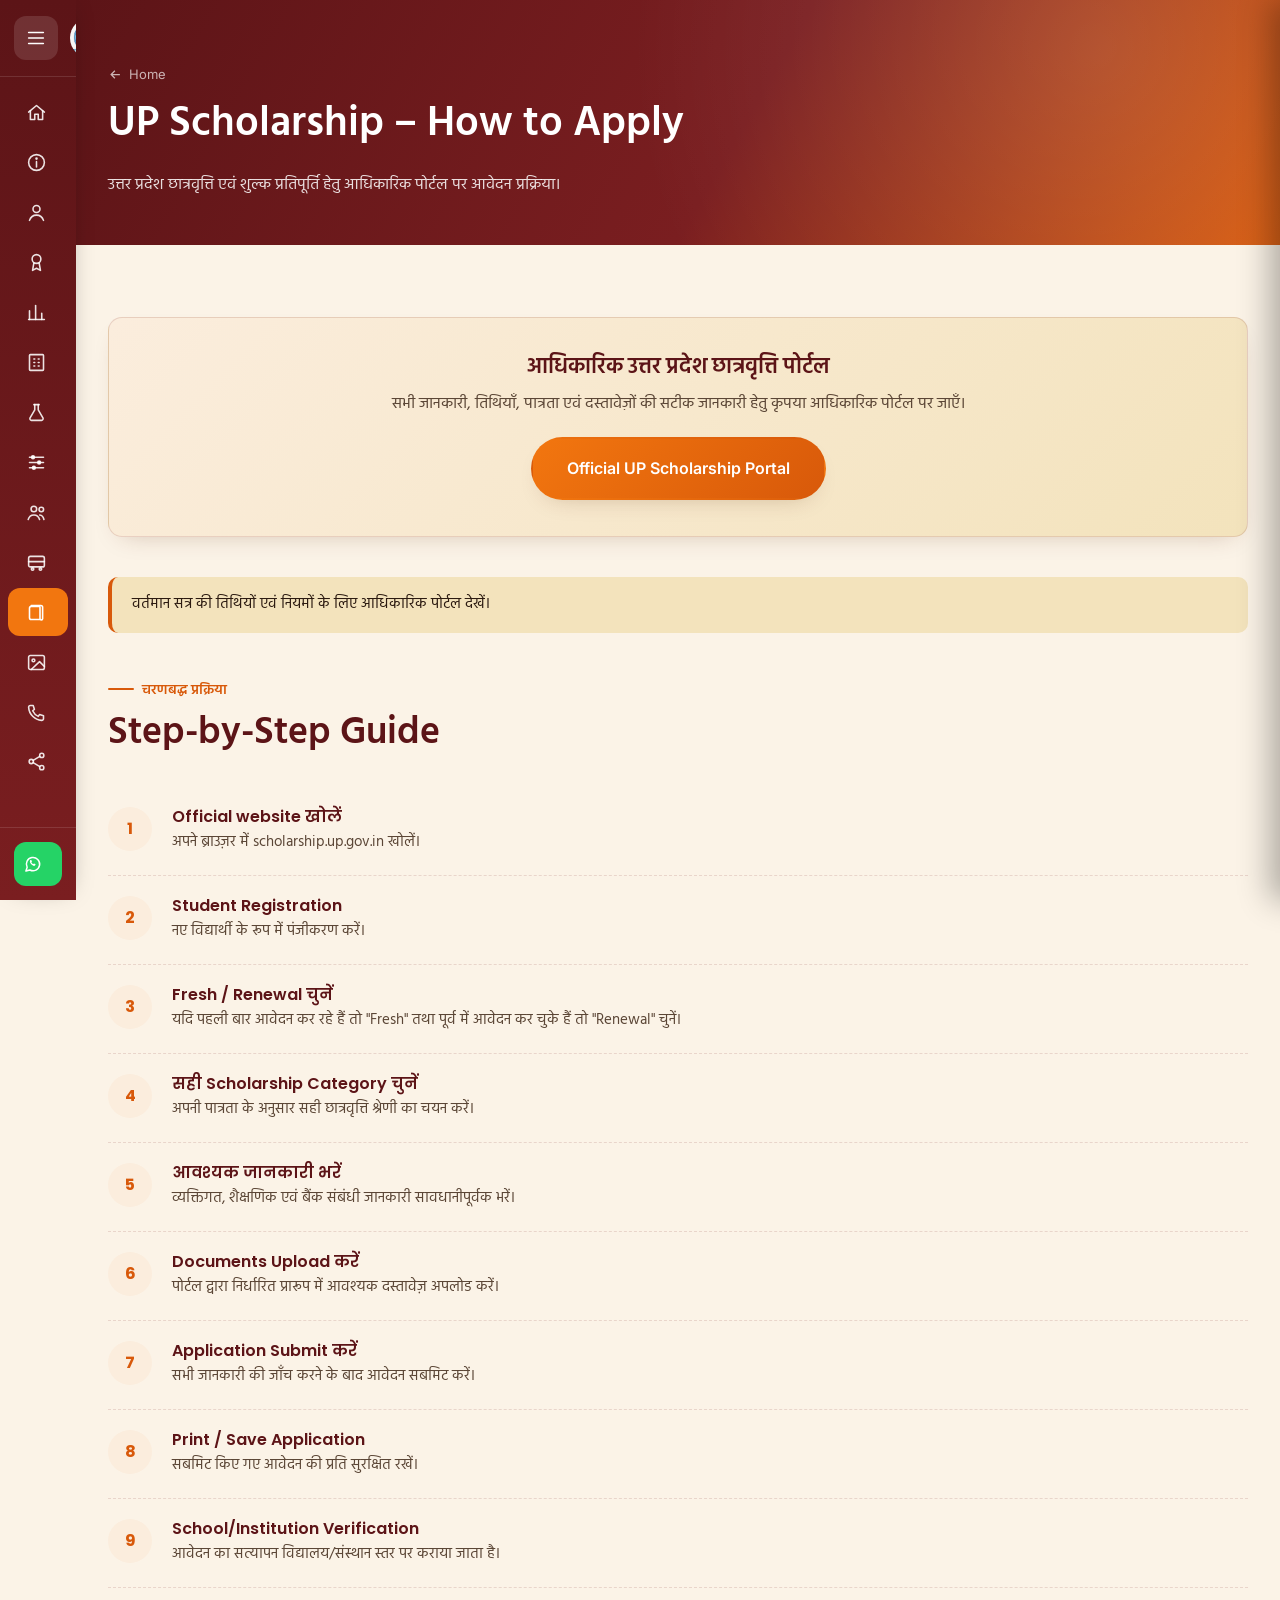
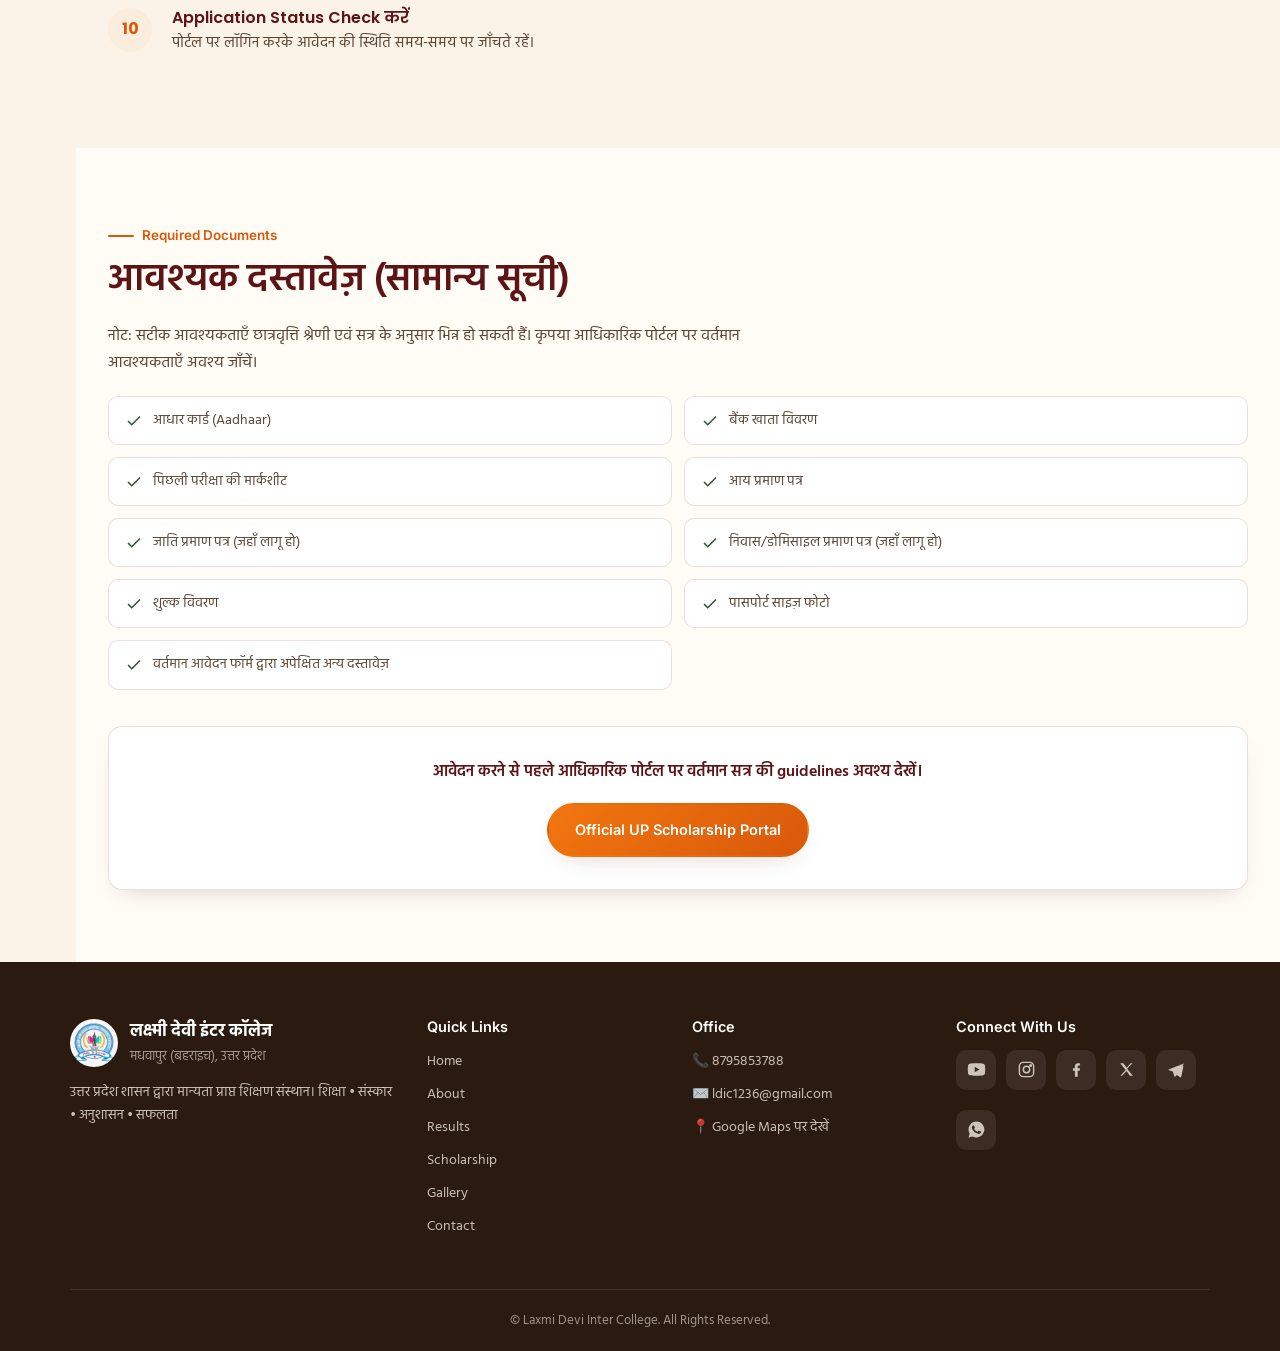
<file: scholarship.html>
<!DOCTYPE html>
<html lang="hi">
<head>
<meta charset="UTF-8" />
<meta name="viewport" content="width=device-width, initial-scale=1.0" />
<title>UP Scholarship – How to Apply | लक्ष्मी देवी इंटर कॉलेज</title>
<meta name="description" content="उत्तर प्रदेश छात्रवृत्ति (UP Scholarship) हेतु आवेदन प्रक्रिया — आधिकारिक पोर्टल scholarship.up.gov.in के अनुसार चरणबद्ध मार्गदर्शन।" />
<link rel="icon" href="assets/images/logo.png" type="image/png" />
<link rel="preconnect" href="https://fonts.googleapis.com">
<link rel="preconnect" href="https://fonts.gstatic.com" crossorigin>
<link href="https://fonts.googleapis.com/css2?family=Hind:wght@400;500;600;700&family=Poppins:wght@500;600;700&family=Inter:wght@400;500;600&display=swap" rel="stylesheet">
<link rel="stylesheet" href="assets/css/style.css" />
<link rel="stylesheet" href="assets/css/pages.css" />
</head>
<body>

<div id="app-shell-root"></div>

<main id="main" class="main-content">

  <section class="page-banner">
    <div class="container">
      <div class="crumb"><a href="index.html" class="back-link">
        <svg viewBox="0 0 24 24" fill="none" stroke="currentColor" stroke-width="2"><path d="M19 12H5M11 18l-6-6 6-6"/></svg>
        Home
      </a></div>
      <h1 class="hi-head">UP Scholarship – How to Apply</h1>
      <p>उत्तर प्रदेश छात्रवृत्ति एवं शुल्क प्रतिपूर्ति हेतु आधिकारिक पोर्टल पर आवेदन प्रक्रिया।</p>
    </div>
  </section>

  <section class="section">
    <div class="container">

      <div class="card reveal" style="text-align:center; padding:36px; margin-bottom:40px; background:linear-gradient(135deg, var(--saffron-soft), var(--gold-soft));">
        <h2 class="hi-head" style="font-size:22px; margin-bottom:10px;">आधिकारिक उत्तर प्रदेश छात्रवृत्ति पोर्टल</h2>
        <p style="margin-bottom:20px;">सभी जानकारी, तिथियाँ, पात्रता एवं दस्तावेज़ों की सटीक जानकारी हेतु कृपया आधिकारिक पोर्टल पर जाएँ।</p>
        <a href="https://scholarship.up.gov.in/" target="_blank" rel="noopener" class="btn btn-primary" style="font-size:16px; padding:16px 34px;">
          Official UP Scholarship Portal
        </a>
      </div>

      <div class="notice-box reveal">
        वर्तमान सत्र की तिथियों एवं नियमों के लिए आधिकारिक पोर्टल देखें।
      </div>

      <div class="reveal" style="max-width:680px; margin:40px 0 10px;">
        <span class="section-eyebrow">चरणबद्ध प्रक्रिया</span>
        <h2 class="section-title hi-head">Step-by-Step Guide</h2>
      </div>

      <div class="steps-list reveal">
        <div class="step-item">
          <div class="step-num"></div>
          <div class="step-text"><h4>Official website खोलें</h4><p>अपने ब्राउज़र में scholarship.up.gov.in खोलें।</p></div>
        </div>
        <div class="step-item">
          <div class="step-num"></div>
          <div class="step-text"><h4>Student Registration</h4><p>नए विद्यार्थी के रूप में पंजीकरण करें।</p></div>
        </div>
        <div class="step-item">
          <div class="step-num"></div>
          <div class="step-text"><h4>Fresh / Renewal चुनें</h4><p>यदि पहली बार आवेदन कर रहे हैं तो "Fresh" तथा पूर्व में आवेदन कर चुके हैं तो "Renewal" चुनें।</p></div>
        </div>
        <div class="step-item">
          <div class="step-num"></div>
          <div class="step-text"><h4>सही Scholarship Category चुनें</h4><p>अपनी पात्रता के अनुसार सही छात्रवृत्ति श्रेणी का चयन करें।</p></div>
        </div>
        <div class="step-item">
          <div class="step-num"></div>
          <div class="step-text"><h4>आवश्यक जानकारी भरें</h4><p>व्यक्तिगत, शैक्षणिक एवं बैंक संबंधी जानकारी सावधानीपूर्वक भरें।</p></div>
        </div>
        <div class="step-item">
          <div class="step-num"></div>
          <div class="step-text"><h4>Documents Upload करें</h4><p>पोर्टल द्वारा निर्धारित प्रारूप में आवश्यक दस्तावेज़ अपलोड करें।</p></div>
        </div>
        <div class="step-item">
          <div class="step-num"></div>
          <div class="step-text"><h4>Application Submit करें</h4><p>सभी जानकारी की जाँच करने के बाद आवेदन सबमिट करें।</p></div>
        </div>
        <div class="step-item">
          <div class="step-num"></div>
          <div class="step-text"><h4>Print / Save Application</h4><p>सबमिट किए गए आवेदन की प्रति सुरक्षित रखें।</p></div>
        </div>
        <div class="step-item">
          <div class="step-num"></div>
          <div class="step-text"><h4>School/Institution Verification</h4><p>आवेदन का सत्यापन विद्यालय/संस्थान स्तर पर कराया जाता है।</p></div>
        </div>
        <div class="step-item">
          <div class="step-num"></div>
          <div class="step-text"><h4>Application Status Check करें</h4><p>पोर्टल पर लॉगिन करके आवेदन की स्थिति समय-समय पर जाँचते रहें।</p></div>
        </div>
      </div>

    </div>
  </section>

  <section class="section alt">
    <div class="container">
      <div class="reveal" style="max-width:680px; margin-bottom:10px;">
        <span class="section-eyebrow">Required Documents</span>
        <h2 class="section-title hi-head">आवश्यक दस्तावेज़ (सामान्य सूची)</h2>
        <p class="section-sub" style="margin-top:10px;">नोट: सटीक आवश्यकताएँ छात्रवृत्ति श्रेणी एवं सत्र के अनुसार भिन्न हो सकती हैं। कृपया आधिकारिक पोर्टल पर वर्तमान आवश्यकताएँ अवश्य जाँचें।</p>
      </div>
      <ul class="doc-list reveal">
        <li><svg viewBox="0 0 24 24" fill="none" stroke="currentColor" stroke-width="2"><path d="M20 6 9 17l-5-5"/></svg> आधार कार्ड (Aadhaar)</li>
        <li><svg viewBox="0 0 24 24" fill="none" stroke="currentColor" stroke-width="2"><path d="M20 6 9 17l-5-5"/></svg> बैंक खाता विवरण</li>
        <li><svg viewBox="0 0 24 24" fill="none" stroke="currentColor" stroke-width="2"><path d="M20 6 9 17l-5-5"/></svg> पिछली परीक्षा की मार्कशीट</li>
        <li><svg viewBox="0 0 24 24" fill="none" stroke="currentColor" stroke-width="2"><path d="M20 6 9 17l-5-5"/></svg> आय प्रमाण पत्र</li>
        <li><svg viewBox="0 0 24 24" fill="none" stroke="currentColor" stroke-width="2"><path d="M20 6 9 17l-5-5"/></svg> जाति प्रमाण पत्र (जहाँ लागू हो)</li>
        <li><svg viewBox="0 0 24 24" fill="none" stroke="currentColor" stroke-width="2"><path d="M20 6 9 17l-5-5"/></svg> निवास/डोमिसाइल प्रमाण पत्र (जहाँ लागू हो)</li>
        <li><svg viewBox="0 0 24 24" fill="none" stroke="currentColor" stroke-width="2"><path d="M20 6 9 17l-5-5"/></svg> शुल्क विवरण</li>
        <li><svg viewBox="0 0 24 24" fill="none" stroke="currentColor" stroke-width="2"><path d="M20 6 9 17l-5-5"/></svg> पासपोर्ट साइज़ फोटो</li>
        <li><svg viewBox="0 0 24 24" fill="none" stroke="currentColor" stroke-width="2"><path d="M20 6 9 17l-5-5"/></svg> वर्तमान आवेदन फॉर्म द्वारा अपेक्षित अन्य दस्तावेज़</li>
      </ul>

      <div class="card reveal" style="text-align:center; margin-top:36px; padding:32px;">
        <p style="margin-bottom:18px; font-weight:600; color:var(--maroon-deep);">आवेदन करने से पहले आधिकारिक पोर्टल पर वर्तमान सत्र की guidelines अवश्य देखें।</p>
        <a href="https://scholarship.up.gov.in/" target="_blank" rel="noopener" class="btn btn-primary">Official UP Scholarship Portal</a>
      </div>
    </div>
  </section>

</main>

<div id="footer-root"></div>

<script src="assets/js/nav-data.js"></script>
<script src="assets/js/app.js"></script>
<script src="assets/js/footer.js"></script>
</body>
</html>
</file>
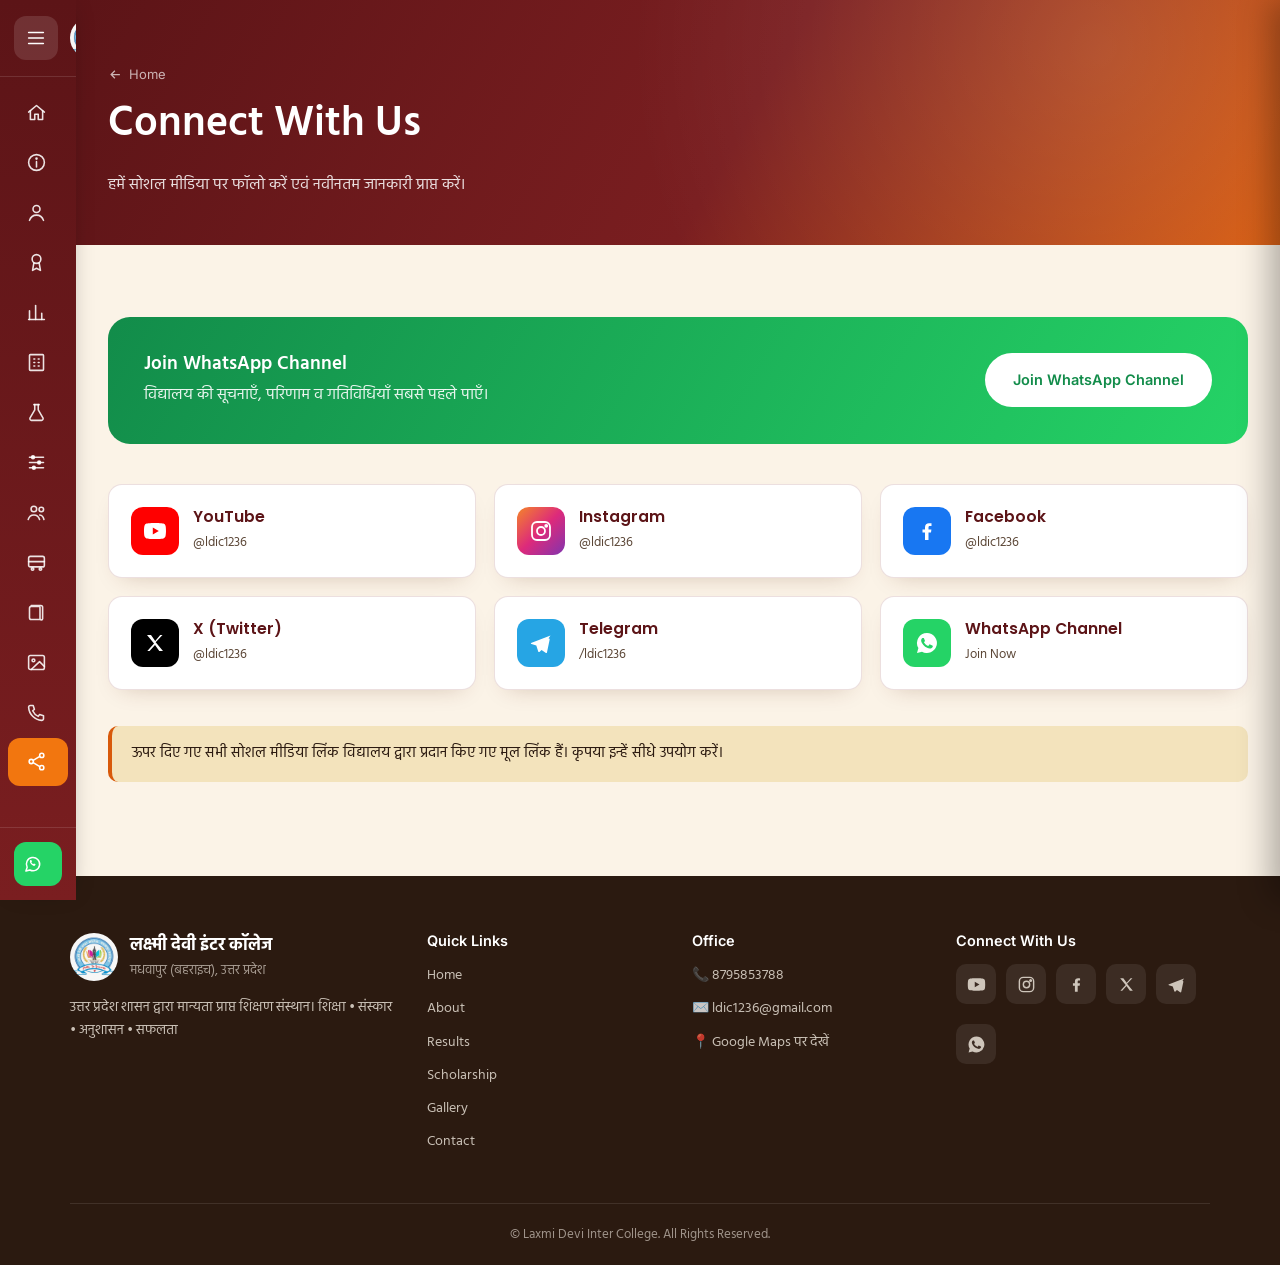
<file: social.html>
<!DOCTYPE html>
<html lang="hi">
<head>
<meta charset="UTF-8" />
<meta name="viewport" content="width=device-width, initial-scale=1.0" />
<title>Social Media | लक्ष्मी देवी इंटर कॉलेज</title>
<meta name="description" content="लक्ष्मी देवी इंटर कॉलेज से YouTube, Instagram, Facebook, X, Telegram एवं WhatsApp पर जुड़ें।" />
<link rel="icon" href="assets/images/logo.png" type="image/png" />
<link rel="preconnect" href="https://fonts.googleapis.com">
<link rel="preconnect" href="https://fonts.gstatic.com" crossorigin>
<link href="https://fonts.googleapis.com/css2?family=Hind:wght@400;500;600;700&family=Poppins:wght@500;600;700&family=Inter:wght@400;500;600&display=swap" rel="stylesheet">
<link rel="stylesheet" href="assets/css/style.css" />
<link rel="stylesheet" href="assets/css/pages.css" />
</head>
<body>

<div id="app-shell-root"></div>

<main id="main" class="main-content">

  <section class="page-banner">
    <div class="container">
      <div class="crumb"><a href="index.html" class="back-link">
        <svg viewBox="0 0 24 24" fill="none" stroke="currentColor" stroke-width="2"><path d="M19 12H5M11 18l-6-6 6-6"/></svg>
        Home
      </a></div>
      <h1 class="hi-head">Connect With Us</h1>
      <p>हमें सोशल मीडिया पर फॉलो करें एवं नवीनतम जानकारी प्राप्त करें।</p>
    </div>
  </section>

  <section class="section">
    <div class="container">

      <div class="whatsapp-banner reveal" style="margin-bottom:40px;">
        <div>
          <h3 class="hi-head">Join WhatsApp Channel</h3>
          <p>विद्यालय की सूचनाएँ, परिणाम व गतिविधियाँ सबसे पहले पाएँ।</p>
        </div>
        <a href="https://whatsapp.com/channel/0029VaUwFchAojYnk6egLF0L" target="_blank" rel="noopener" class="btn" style="background:#fff; color:#128C4A;">
          Join WhatsApp Channel
        </a>
      </div>

      <div class="social-grid reveal">

        <a href="https://youtube.com/@ldic1236?si=Wy3Z7Y0gZsjElKBQ" target="_blank" rel="noopener" class="social-card">
          <div class="s-icon" style="background:#FF0000;">
            <svg viewBox="0 0 24 24" fill="#fff"><path d="M23 12s0-3.6-.46-5.3a3 3 0 0 0-2.1-2.1C18.7 4 12 4 12 4s-6.7 0-8.44.6a3 3 0 0 0-2.1 2.1C1 8.4 1 12 1 12s0 3.6.46 5.3a3 3 0 0 0 2.1 2.1C5.3 20 12 20 12 20s6.7 0 8.44-.6a3 3 0 0 0 2.1-2.1C23 15.6 23 12 23 12ZM9.8 15.5v-7l6 3.5-6 3.5Z"/></svg>
          </div>
          <div><h4>YouTube</h4><span>@ldic1236</span></div>
        </a>

        <a href="https://www.instagram.com/ldic1236" target="_blank" rel="noopener" class="social-card">
          <div class="s-icon" style="background:linear-gradient(135deg,#f58529,#dd2a7b,#8134af);">
            <svg viewBox="0 0 24 24" fill="none" stroke="#fff" stroke-width="1.8"><rect x="3" y="3" width="18" height="18" rx="5"/><circle cx="12" cy="12" r="4"/><circle cx="17.2" cy="6.8" r="1"/></svg>
          </div>
          <div><h4>Instagram</h4><span>@ldic1236</span></div>
        </a>

        <a href="https://www.facebook.com/ldic1236" target="_blank" rel="noopener" class="social-card">
          <div class="s-icon" style="background:#1877F2;">
            <svg viewBox="0 0 24 24" fill="#fff"><path d="M13.5 21v-7.5H16l.4-3H13.5V8.4c0-.87.24-1.46 1.5-1.46H16.5V4.35C16.2 4.3 15.2 4.2 14 4.2c-2.4 0-4 1.46-4 4.15v2.15H7.5v3H10V21h3.5Z"/></svg>
          </div>
          <div><h4>Facebook</h4><span>@ldic1236</span></div>
        </a>

        <a href="https://x.com/ldic1236" target="_blank" rel="noopener" class="social-card">
          <div class="s-icon" style="background:#000;">
            <svg viewBox="0 0 24 24" fill="#fff"><path d="M4 4l7 8.5L4.3 20H6.6L12 14l4.3 6H20l-7.3-8.8L19.5 4h-2.3l-5 5.9L8 4H4Z"/></svg>
          </div>
          <div><h4>X (Twitter)</h4><span>@ldic1236</span></div>
        </a>

        <a href="https://www.telegram.com/ldic1236" target="_blank" rel="noopener" class="social-card">
          <div class="s-icon" style="background:#26A5E4;">
            <svg viewBox="0 0 24 24" fill="#fff"><path d="M21.5 4.5 2.7 11.7c-1.1.44-1.1 1.07-.2 1.34l4.8 1.5 1.85 5.7c.23.6.4.85.83.85.34 0 .5-.16.7-.36l1.9-1.85 4 2.95c.73.4 1.26.2 1.44-.68l2.6-12.3c.27-1.1-.4-1.6-1.13-1.36Z"/></svg>
          </div>
          <div><h4>Telegram</h4><span>/ldic1236</span></div>
        </a>

        <a href="https://whatsapp.com/channel/0029VaUwFchAojYnk6egLF0L" target="_blank" rel="noopener" class="social-card">
          <div class="s-icon" style="background:#25D366;">
            <svg viewBox="0 0 24 24" fill="#fff"><path d="M12 2a10 10 0 0 0-8.6 15.1L2 22l5-1.3A10 10 0 1 0 12 2Zm5.4 14.2c-.23.65-1.34 1.24-1.86 1.3-.5.06-1 .27-3.4-.7-2.86-1.17-4.7-4.1-4.85-4.3-.14-.2-1.15-1.53-1.15-2.9 0-1.4.72-2.06.98-2.34.26-.28.56-.35.75-.35h.54c.17 0 .4-.06.63.48.23.55.78 1.9.85 2.03.07.14.11.3.02.5-.1.2-.14.3-.28.46-.14.17-.3.37-.42.5-.14.14-.29.3-.13.6.16.3.72 1.2 1.55 1.94 1.07.95 1.96 1.24 2.26 1.38.3.14.47.12.65-.07.18-.2.75-.87.95-1.17.2-.3.4-.24.66-.14.28.1 1.76.83 2.06.98.3.15.5.22.57.34.07.13.07.72-.16 1.36Z"/></svg>
          </div>
          <div><h4>WhatsApp Channel</h4><span>Join Now</span></div>
        </a>

      </div>

      <div class="notice-box reveal" style="margin-top:36px;">
        ऊपर दिए गए सभी सोशल मीडिया लिंक विद्यालय द्वारा प्रदान किए गए मूल लिंक हैं। कृपया इन्हें सीधे उपयोग करें।
      </div>
    </div>
  </section>

</main>

<div id="footer-root"></div>

<script src="assets/js/nav-data.js"></script>
<script src="assets/js/app.js"></script>
<script src="assets/js/footer.js"></script>
</body>
</html>
</file>
<file: assets/css/style.css>
/* =========================================================
   LAXMI DEVI INTER COLLEGE — CORE STYLESHEET
   Design language: Bhagwa/saffron + gold + maroon + cream
   Typography: Hind (Devanagari) / Poppins + Inter (English)
   ========================================================= */

:root {
  /* ---- Colour tokens ---- */
  --saffron: #F2760F;
  --saffron-deep: #D8590A;
  --saffron-soft: #FBEDDD;
  --gold: #C6941E;
  --gold-soft: #F3E3BC;
  --maroon: #7A1E20;
  --maroon-deep: #5C1417;
  --cream: #FBF3E7;
  --ivory: #FFFCF6;
  --ink: #2B1A10;
  --ink-soft: #5B4636;
  --green-accent: #2E5233;
  --logo-blue: #1E6FA8;
  --line: rgba(122, 30, 32, 0.14);
  --shadow-warm: 0 18px 40px -20px rgba(90, 40, 10, 0.35);
  --shadow-soft: 0 10px 24px -14px rgba(90, 40, 10, 0.28);

  /* ---- Type ---- */
  --font-en-head: 'Poppins', 'Hind', sans-serif;
  --font-en-body: 'Inter', 'Hind', sans-serif;
  --font-hi: 'Hind', 'Noto Sans Devanagari', sans-serif;

  /* ---- Layout ---- */
  --sidebar-w-collapsed: 76px;
  --sidebar-w-expanded: 264px;
  --header-h: 72px;
  --radius-lg: 22px;
  --radius-md: 14px;
  --radius-sm: 9px;
}

* { box-sizing: border-box; }
html { scroll-behavior: smooth; }

body {
  margin: 0;
  font-family: var(--font-hi);
  background: var(--cream);
  color: var(--ink);
  line-height: 1.65;
  -webkit-font-smoothing: antialiased;
  overflow-x: hidden;
}

img { max-width: 100%; display: block; }

a { color: inherit; text-decoration: none; }

h1, h2, h3, h4 {
  font-family: var(--font-en-head);
  color: var(--maroon-deep);
  margin: 0 0 0.5em;
  line-height: 1.25;
  font-weight: 600;
}

.hi-head { font-family: var(--font-hi); font-weight: 600; }

p { margin: 0 0 1em; color: var(--ink-soft); }

::selection { background: var(--saffron); color: #fff; }

/* Focus visibility (accessibility) */
a:focus-visible, button:focus-visible, input:focus-visible, textarea:focus-visible {
  outline: 3px solid var(--saffron-deep);
  outline-offset: 2px;
}

@media (prefers-reduced-motion: reduce) {
  * { animation-duration: 0.001ms !important; animation-iteration-count: 1 !important; transition-duration: 0.001ms !important; scroll-behavior: auto !important; }
}

/* =========================================================
   APP SHELL LAYOUT
   ========================================================= */

.app-shell {
  display: flex;
  min-height: 100vh;
}

/* ---------- DESKTOP SIDEBAR ---------- */
.sidebar {
  position: fixed;
  top: 0; left: 0; bottom: 0;
  width: var(--sidebar-w-collapsed);
  background: linear-gradient(180deg, var(--maroon-deep) 0%, var(--maroon) 100%);
  color: #fff;
  z-index: 200;
  display: flex;
  flex-direction: column;
  transition: width 0.32s cubic-bezier(.4,0,.2,1);
  overflow: hidden;
  box-shadow: 4px 0 24px -12px rgba(0,0,0,0.35);
}

.sidebar.expanded { width: var(--sidebar-w-expanded); }

.sidebar-top {
  display: flex;
  align-items: center;
  gap: 12px;
  padding: 16px 14px;
  border-bottom: 1px solid rgba(255,255,255,0.12);
  min-height: var(--header-h);
}

.sidebar-toggle {
  background: rgba(255,255,255,0.12);
  border: none;
  width: 44px;
  height: 44px;
  min-width: 44px;
  border-radius: 12px;
  color: #fff;
  cursor: pointer;
  display: flex;
  align-items: center;
  justify-content: center;
  transition: background 0.2s ease;
}
.sidebar-toggle:hover { background: var(--saffron); }
.sidebar-toggle svg { width: 22px; height: 22px; }

.sidebar-logo {
  width: 40px; height: 40px;
  border-radius: 50%;
  object-fit: cover;
  background: #fff;
  flex-shrink: 0;
}

.sidebar-title {
  font-family: var(--font-hi);
  font-weight: 700;
  font-size: 15px;
  white-space: nowrap;
  opacity: 0;
  transform: translateX(-8px);
  transition: opacity 0.25s ease 0.05s, transform 0.25s ease 0.05s;
}
.sidebar.expanded .sidebar-title { opacity: 1; transform: translateX(0); }

.sidebar-nav {
  flex: 1;
  overflow-y: auto;
  overflow-x: hidden;
  padding: 10px 0;
}
.sidebar-nav::-webkit-scrollbar { width: 5px; }
.sidebar-nav::-webkit-scrollbar-thumb { background: rgba(255,255,255,0.2); border-radius: 4px; }

.nav-item {
  display: flex;
  align-items: center;
  gap: 16px;
  padding: 12px 18px;
  margin: 2px 8px;
  border-radius: 12px;
  color: rgba(255,255,255,0.88);
  white-space: nowrap;
  cursor: pointer;
  position: relative;
  transition: background 0.2s ease, color 0.2s ease;
}
.nav-item:hover { background: rgba(255,255,255,0.1); color: #fff; }
.nav-item.active { background: var(--saffron); color: #fff; }
.nav-item svg { width: 21px; height: 21px; flex-shrink: 0; }

.nav-item .label {
  font-size: 14.5px;
  font-weight: 500;
  opacity: 0;
  transform: translateX(-6px);
  transition: opacity 0.22s ease, transform 0.22s ease;
}
.sidebar.expanded .nav-item .label { opacity: 1; transform: translateX(0); }

/* tooltip when collapsed (desktop only) */
.nav-item .tip {
  position: absolute;
  left: 68px;
  background: var(--ink);
  color: #fff;
  padding: 6px 12px;
  border-radius: 8px;
  font-size: 13px;
  white-space: nowrap;
  opacity: 0;
  pointer-events: none;
  transform: translateX(-4px);
  transition: opacity 0.15s ease, transform 0.15s ease;
  z-index: 50;
}
.sidebar:not(.expanded) .nav-item:hover .tip { opacity: 1; transform: translateX(0); }
.sidebar.expanded .nav-item .tip { display: none; }

.sidebar-foot {
  padding: 14px;
  border-top: 1px solid rgba(255,255,255,0.12);
}
.sidebar-whatsapp {
  display: flex;
  align-items: center;
  justify-content: center;
  gap: 10px;
  background: #25D366;
  color: #fff;
  padding: 11px;
  border-radius: 12px;
  font-weight: 600;
  font-size: 13.5px;
  white-space: nowrap;
  overflow: hidden;
}
.sidebar-whatsapp svg { width: 20px; height: 20px; flex-shrink: 0; }
.sidebar-whatsapp span { opacity: 0; width: 0; transition: opacity 0.2s ease; }
.sidebar.expanded .sidebar-whatsapp span { opacity: 1; width: auto; }

/* ---------- MOBILE TOPBAR ---------- */
.mobile-topbar {
  display: none;
  position: fixed;
  top: 0; left: 0; right: 0;
  height: var(--header-h);
  background: var(--maroon-deep);
  align-items: center;
  justify-content: space-between;
  padding: 0 14px;
  z-index: 220;
  box-shadow: 0 6px 18px -10px rgba(0,0,0,0.4);
}
.mobile-brand { display: flex; align-items: center; gap: 10px; color: #fff; }
.mobile-brand img { width: 38px; height: 38px; border-radius: 50%; background: #fff; }
.mobile-brand .name { font-family: var(--font-hi); font-weight: 700; font-size: 15px; line-height: 1.2; }
.mobile-brand .sub { font-size: 10.5px; opacity: 0.75; }

.hamburger-btn {
  width: 44px; height: 44px;
  border-radius: 12px;
  background: rgba(255,255,255,0.12);
  border: none;
  color: #fff;
  display: flex;
  align-items: center;
  justify-content: center;
  cursor: pointer;
}
.hamburger-btn svg { width: 24px; height: 24px; }

/* ---------- MOBILE DRAWER ---------- */
.drawer-overlay {
  display: none;
  position: fixed;
  inset: 0;
  background: rgba(20, 10, 5, 0.55);
  backdrop-filter: blur(2px);
  z-index: 240;
  opacity: 0;
  transition: opacity 0.3s ease;
}
.drawer-overlay.open { display: block; opacity: 1; }

.mobile-drawer {
  position: fixed;
  top: 0; bottom: 0; right: 0;
  width: min(82vw, 320px);
  background: linear-gradient(180deg, var(--maroon-deep), var(--maroon));
  z-index: 250;
  transform: translateX(100%);
  transition: transform 0.34s cubic-bezier(.4,0,.2,1);
  display: flex;
  flex-direction: column;
  box-shadow: -10px 0 30px rgba(0,0,0,0.3);
}
.mobile-drawer.open { transform: translateX(0); }

.drawer-head {
  display: flex;
  align-items: center;
  justify-content: space-between;
  padding: 18px 16px;
  border-bottom: 1px solid rgba(255,255,255,0.14);
}
.drawer-head .brand { display: flex; align-items: center; gap: 10px; color: #fff; }
.drawer-head img { width: 42px; height: 42px; border-radius: 50%; background: #fff; }
.drawer-head .name { font-family: var(--font-hi); font-weight: 700; font-size: 15px; }
.drawer-close {
  width: 38px; height: 38px;
  border-radius: 10px;
  background: rgba(255,255,255,0.12);
  border: none; color: #fff;
  display: flex; align-items: center; justify-content: center;
  cursor: pointer;
}
.drawer-close svg { width: 20px; height: 20px; }

.drawer-nav {
  flex: 1;
  overflow-y: auto;
  padding: 10px 10px 20px;
}
.drawer-nav .nav-item .label { opacity: 1; transform: none; }
.drawer-nav .nav-item { padding: 13px 16px; }

.drawer-foot { padding: 16px; border-top: 1px solid rgba(255,255,255,0.14); }

/* ---------- MAIN CONTENT ---------- */
.main-content {
  margin-left: var(--sidebar-w-collapsed);
  flex: 1;
  min-width: 0;
  transition: margin-left 0.32s cubic-bezier(.4,0,.2,1);
}
.main-content.sidebar-expanded { margin-left: var(--sidebar-w-expanded); }

@media (max-width: 900px) {
  .sidebar { display: none; }
  .mobile-topbar { display: flex; }
  .main-content { margin-left: 0; padding-top: var(--header-h); }
  .main-content.sidebar-expanded { margin-left: 0; }
}

/* =========================================================
   SHARED SECTION / UTILITY STYLES
   ========================================================= */

.container {
  max-width: 1180px;
  margin: 0 auto;
  padding: 0 20px;
}

.section { padding: 72px 0; }
.section.tight { padding: 48px 0; }
.section.alt { background: var(--ivory); }

.section-eyebrow {
  display: inline-flex;
  align-items: center;
  gap: 8px;
  color: var(--saffron-deep);
  font-family: var(--font-en-body);
  font-weight: 600;
  font-size: 13.5px;
  margin-bottom: 10px;
}
.section-eyebrow::before {
  content: '';
  width: 26px; height: 2px;
  background: var(--saffron-deep);
  border-radius: 2px;
}

.section-title {
  font-size: clamp(26px, 3.6vw, 38px);
  max-width: 720px;
}
.section-sub {
  color: var(--ink-soft);
  max-width: 640px;
  font-size: 16px;
}

.divider-motif {
  width: 100%;
  height: 22px;
  margin: 8px 0 0;
  background-repeat: repeat-x;
  background-size: 26px 22px;
  opacity: 0.55;
  background-image: linear-gradient(135deg, var(--gold) 25%, transparent 25%),
                     linear-gradient(225deg, var(--gold) 25%, transparent 25%);
  background-position: 0 0;
}

/* Buttons */
.btn {
  display: inline-flex;
  align-items: center;
  justify-content: center;
  gap: 9px;
  padding: 13px 26px;
  border-radius: 100px;
  font-family: var(--font-en-body);
  font-weight: 600;
  font-size: 14.5px;
  cursor: pointer;
  border: 2px solid transparent;
  transition: transform 0.2s ease, box-shadow 0.2s ease, background 0.2s ease, color 0.2s ease;
  white-space: nowrap;
}
.btn svg { width: 18px; height: 18px; }
.btn:active { transform: scale(0.97); }

.btn-primary {
  background: linear-gradient(135deg, var(--saffron), var(--saffron-deep));
  color: #fff;
  box-shadow: var(--shadow-soft);
}
.btn-primary:hover { transform: translateY(-2px); box-shadow: var(--shadow-warm); }

.btn-outline {
  background: transparent;
  border-color: rgba(255,255,255,0.75);
  color: #fff;
}
.btn-outline:hover { background: rgba(255,255,255,0.15); }

.btn-maroon {
  background: var(--maroon);
  color: #fff;
}
.btn-maroon:hover { background: var(--maroon-deep); transform: translateY(-2px); }

.btn-ghost {
  background: var(--gold-soft);
  color: var(--maroon-deep);
}
.btn-ghost:hover { background: var(--gold); color: #fff; }

.btn-whatsapp { background: #25D366; color: #fff; }
.btn-whatsapp:hover { background: #1DA851; transform: translateY(-2px); }

.btn-block { width: 100%; }

/* Cards */
.card {
  background: #fff;
  border-radius: var(--radius-md);
  border: 1px solid var(--line);
  box-shadow: var(--shadow-soft);
  padding: 26px;
  transition: transform 0.25s ease, box-shadow 0.25s ease;
}
.card:hover { transform: translateY(-4px); box-shadow: var(--shadow-warm); }

.icon-badge {
  width: 52px; height: 52px;
  border-radius: 14px;
  background: var(--saffron-soft);
  color: var(--saffron-deep);
  display: flex; align-items: center; justify-content: center;
  margin-bottom: 16px;
}
.icon-badge svg { width: 26px; height: 26px; }

/* Grid helpers */
.grid { display: grid; gap: 22px; }
.grid-2 { grid-template-columns: repeat(2, 1fr); }
.grid-3 { grid-template-columns: repeat(3, 1fr); }
.grid-4 { grid-template-columns: repeat(4, 1fr); }

@media (max-width: 900px) {
  .grid-3, .grid-4 { grid-template-columns: repeat(2, 1fr); }
}
@media (max-width: 560px) {
  .grid-2, .grid-3, .grid-4 { grid-template-columns: 1fr; }
}

/* Scroll reveal */
.reveal {
  opacity: 0;
  transform: translateY(22px);
  transition: opacity 0.7s ease, transform 0.7s ease;
}
.reveal.in-view { opacity: 1; transform: translateY(0); }

/* Page header banner (for inner pages) */
.page-banner {
  position: relative;
  padding: 64px 0 46px;
  background: linear-gradient(120deg, var(--maroon-deep), var(--maroon) 55%, var(--saffron-deep));
  color: #fff;
  overflow: hidden;
}
.page-banner::after {
  content: '';
  position: absolute; inset: 0;
  background-image: radial-gradient(circle at 85% 20%, rgba(255,255,255,0.12), transparent 45%);
}
.page-banner .container { position: relative; z-index: 1; }
.page-banner .crumb {
  font-family: var(--font-en-body);
  font-size: 13px;
  opacity: 0.8;
  margin-bottom: 10px;
}
.page-banner h1 { color: #fff; font-size: clamp(28px, 4vw, 42px); }
.page-banner p { color: rgba(255,255,255,0.85); max-width: 620px; margin-bottom: 0; }

/* Footer */
.site-footer {
  background: var(--ink);
  color: rgba(255,248,238,0.82);
  padding: 56px 0 0;
}
.footer-grid {
  display: grid;
  grid-template-columns: 1.4fr 1fr 1fr 1.1fr;
  gap: 34px;
  padding-bottom: 40px;
  border-bottom: 1px solid rgba(255,255,255,0.1);
}
@media (max-width: 800px) {
  .footer-grid { grid-template-columns: 1fr 1fr; }
}
@media (max-width: 520px) {
  .footer-grid { grid-template-columns: 1fr; }
}
.footer-brand { display: flex; align-items: center; gap: 12px; margin-bottom: 14px; }
.footer-brand img { width: 48px; height: 48px; border-radius: 50%; background: #fff; }
.footer-brand .name { font-family: var(--font-hi); font-weight: 700; color: #fff; font-size: 17px; }
.footer-brand .loc { font-size: 13px; opacity: 0.7; }
.footer-col h4 { color: #fff; font-size: 14.5px; margin-bottom: 14px; font-family: var(--font-en-body); }
.footer-col a, .footer-col p { display: block; font-size: 14px; color: rgba(255,248,238,0.75); margin-bottom: 10px; }
.footer-col a:hover { color: var(--saffron); }
.footer-social { display: flex; flex-wrap: wrap; gap: 10px; }
.footer-social a {
  width: 40px; height: 40px;
  border-radius: 10px;
  background: rgba(255,255,255,0.08);
  display: flex; align-items: center; justify-content: center;
}
.footer-social a svg { width: 19px; height: 19px; }
.footer-social a:hover { background: var(--saffron); }
.footer-bottom {
  padding: 20px 0;
  text-align: center;
  font-size: 13px;
  color: rgba(255,248,238,0.55);
}

/* Lightbox */
.lightbox {
  position: fixed; inset: 0;
  background: rgba(15, 8, 4, 0.92);
  z-index: 500;
  display: none;
  align-items: center;
  justify-content: center;
  padding: 30px;
}
.lightbox.open { display: flex; }
.lightbox img {
  max-width: 92vw; max-height: 86vh;
  border-radius: 10px;
  box-shadow: 0 20px 60px rgba(0,0,0,0.5);
}
.lightbox-close {
  position: absolute; top: 20px; right: 24px;
  width: 44px; height: 44px;
  border-radius: 50%;
  background: rgba(255,255,255,0.15);
  border: none; color: #fff;
  display: flex; align-items: center; justify-content: center;
  cursor: pointer;
}
.lightbox-caption {
  position: absolute; bottom: 26px; left: 0; right: 0;
  text-align: center; color: #fff; font-size: 14px; opacity: 0.85;
}

/* Skip link */
.skip-link {
  position: absolute; left: -999px; top: 0;
  background: var(--maroon); color: #fff;
  padding: 10px 16px; border-radius: 0 0 8px 0;
  z-index: 999;
}
.skip-link:focus { left: 0; }


/* =========================================================
   3-SECOND WELCOME SPLASH — HOME PAGE
   ========================================================= */
.ldic-splash {
  position: fixed;
  inset: 0;
  z-index: 10000;
  display: flex;
  align-items: center;
  justify-content: center;
  background:
    radial-gradient(circle at 50% 35%, rgba(255, 185, 80, 0.12), transparent 38%),
    linear-gradient(145deg, #fff8ee 0%, #fff3df 48%, #f7e2c5 100%);
  animation: ldic-splash-exit 0.7s ease 2.3s forwards;
}

.ldic-splash-content {
  width: min(92vw, 620px);
  display: flex;
  flex-direction: column;
  align-items: center;
  text-align: center;
  transform: translateY(-34px);
}

.ldic-splash-logo {
  width: clamp(112px, 20vw, 170px);
  height: clamp(112px, 20vw, 170px);
  object-fit: contain;
  border-radius: 50%;
  background: #fff;
  padding: 8px;
  box-shadow: 0 18px 55px rgba(106, 47, 16, 0.16);
  animation: ldic-logo-in 0.75s cubic-bezier(.2,.8,.2,1) both;
}

.ldic-splash-typing {
  margin-top: 28px;
  min-height: 30px;
  font-family: "Courier New", Courier, monospace;
  font-size: clamp(16px, 3vw, 24px);
  font-weight: 600;
  letter-spacing: 0.02em;
  color: #7a2e16;
  white-space: nowrap;
}

.ldic-splash-cursor {
  display: inline-block;
  margin-left: 2px;
  font-weight: 400;
  animation: ldic-cursor-blink 0.65s steps(1, end) infinite;
}

.ldic-splash-credit {
  margin-top: 22px;
  font-family: var(--font-en-body, Inter, sans-serif);
  font-size: clamp(12px, 2.4vw, 15px);
  font-weight: 500;
  color: #6b625b;
  opacity: 0;
  animation: ldic-credit-in 0.55s ease 1.55s forwards;
}

@keyframes ldic-logo-in {
  from { opacity: 0; transform: translateY(16px) scale(.92); }
  to { opacity: 1; transform: translateY(0) scale(1); }
}

@keyframes ldic-credit-in {
  from { opacity: 0; transform: translateY(7px); }
  to { opacity: 1; transform: translateY(0); }
}

@keyframes ldic-cursor-blink {
  0%, 45% { opacity: 1; }
  46%, 100% { opacity: 0; }
}

@keyframes ldic-splash-exit {
  to {
    opacity: 0;
    visibility: hidden;
    pointer-events: none;
  }
}

@media (prefers-reduced-motion: reduce) {
  .ldic-splash,
  .ldic-splash-logo,
  .ldic-splash-credit,
  .ldic-splash-cursor {
    animation: none;
  }
  .ldic-splash { opacity: 0; visibility: hidden; pointer-events: none; }
}
</file>
<file: assets/css/pages.css>
/* =========================================================
   PAGE-SPECIFIC COMPONENTS
   ========================================================= */

/* ---------- HOME HERO ---------- */
.hero {
  position: relative;
  min-height: 92vh;
  display: flex;
  align-items: flex-end;
  overflow: hidden;
  color: #fff;
}
.hero-bg {
  position: absolute; inset: 0;
  background-size: cover;
  background-position: center 42%;
  transform: scale(1.06);
  animation: heroZoom 16s ease-out forwards;
}
@keyframes heroZoom { from { transform: scale(1.06); } to { transform: scale(1); } }

.hero-scrim {
  position: absolute; inset: 0;
  background: linear-gradient(180deg, rgba(38,16,8,0.35) 0%, rgba(38,16,8,0.55) 55%, rgba(20,9,5,0.92) 100%);
}
.hero-inner {
  position: relative;
  z-index: 2;
  width: 100%;
  padding: 0 20px 64px;
  max-width: 1180px;
  margin: 0 auto;
}
.hero-eyebrow {
  display: inline-block;
  background: rgba(255,255,255,0.14);
  border: 1px solid rgba(255,255,255,0.3);
  padding: 7px 16px;
  border-radius: 100px;
  font-size: 13px;
  font-family: var(--font-en-body);
  margin-bottom: 18px;
  backdrop-filter: blur(4px);
  opacity: 0;
  animation: fadeUp 0.8s ease 0.15s forwards;
}
.hero-title {
  font-family: var(--font-hi);
  font-weight: 700;
  font-size: clamp(34px, 6.4vw, 64px);
  color: #fff;
  margin: 0 0 6px;
  line-height: 1.15;
  opacity: 0;
  animation: fadeUp 0.8s ease 0.3s forwards;
}
.hero-loc {
  font-size: clamp(15px, 2vw, 19px);
  color: var(--gold-soft);
  font-family: var(--font-hi);
  margin-bottom: 18px;
  opacity: 0;
  animation: fadeUp 0.8s ease 0.45s forwards;
}
.hero-tagline {
  font-size: clamp(15px, 2vw, 18px);
  color: rgba(255,255,255,0.9);
  max-width: 560px;
  margin-bottom: 30px;
  opacity: 0;
  animation: fadeUp 0.8s ease 0.6s forwards;
}
.hero-actions {
  display: flex;
  flex-wrap: wrap;
  gap: 14px;
  opacity: 0;
  animation: fadeUp 0.8s ease 0.75s forwards;
}
@keyframes fadeUp {
  from { opacity: 0; transform: translateY(18px); }
  to { opacity: 1; transform: translateY(0); }
}
.hero-scrolldown {
  position: absolute;
  bottom: 22px; left: 50%;
  transform: translateX(-50%);
  z-index: 2;
  color: rgba(255,255,255,0.75);
  display: flex; flex-direction: column; align-items: center; gap: 6px;
  font-size: 11.5px;
  font-family: var(--font-en-body);
  animation: bob 2.2s ease-in-out infinite;
}
@keyframes bob { 0%,100% { transform: translate(-50%, 0); } 50% { transform: translate(-50%, 8px); } }

/* ---------- INTRO STRIP ---------- */
.intro-block {
  display: grid;
  grid-template-columns: 1fr 1fr;
  gap: 48px;
  align-items: center;
}
@media (max-width: 860px) { .intro-block { grid-template-columns: 1fr; } }
.intro-photo {
  border-radius: var(--radius-lg);
  overflow: hidden;
  box-shadow: var(--shadow-warm);
  position: relative;
}
.intro-photo img { width: 100%; height: 100%; object-fit: cover; }
.intro-photo-badge {
  position: absolute;
  bottom: 16px; left: 16px;
  background: rgba(255,255,255,0.92);
  color: var(--maroon-deep);
  padding: 8px 16px;
  border-radius: 100px;
  font-size: 13px;
  font-weight: 600;
  font-family: var(--font-en-body);
}

/* ---------- TIMELINE ---------- */
.timeline {
  position: relative;
  margin-top: 40px;
  padding-left: 30px;
}
.timeline::before {
  content: '';
  position: absolute; left: 8px; top: 6px; bottom: 6px;
  width: 3px;
  background: linear-gradient(180deg, var(--saffron), var(--gold), var(--maroon));
  border-radius: 3px;
}
.timeline-item { position: relative; padding-bottom: 38px; }
.timeline-item:last-child { padding-bottom: 0; }
.timeline-dot {
  position: absolute; left: -30px; top: 4px;
  width: 20px; height: 20px;
  border-radius: 50%;
  background: var(--ivory);
  border: 4px solid var(--saffron-deep);
}
.timeline-year {
  font-family: var(--font-en-head);
  color: var(--saffron-deep);
  font-weight: 700;
  font-size: 15px;
  margin-bottom: 4px;
}
.timeline-content h3 { font-size: 18px; margin-bottom: 6px; }
.timeline-content p { margin: 0; }

/* ---------- LEADERSHIP CARDS ---------- */
.leader-card {
  background: #fff;
  border-radius: var(--radius-md);
  padding: 28px 24px;
  text-align: center;
  border: 1px solid var(--line);
  box-shadow: var(--shadow-soft);
  position: relative;
}
.leader-avatar {
  width: 78px; height: 78px;
  border-radius: 50%;
  margin: 0 auto 16px;
  background: linear-gradient(135deg, var(--saffron-soft), var(--gold-soft));
  display: flex; align-items: center; justify-content: center;
  color: var(--maroon);
  border: 3px solid var(--gold);
}
.leader-avatar svg { width: 36px; height: 36px; }
.leader-role {
  font-family: var(--font-en-body);
  color: var(--saffron-deep);
  font-size: 12.5px;
  font-weight: 700;
  letter-spacing: 0.3px;
  margin-bottom: 6px;
}
.leader-name { font-size: 19px; margin-bottom: 4px; }
.leader-phone {
  font-size: 13.5px;
  color: var(--ink-soft);
  font-family: var(--font-en-body);
}

/* ---------- RESULT TABS ---------- */
.tabs-row {
  display: flex;
  gap: 12px;
  flex-wrap: wrap;
  margin-bottom: 30px;
}
.tab-btn {
  padding: 12px 26px;
  border-radius: 100px;
  border: 2px solid var(--line);
  background: #fff;
  font-family: var(--font-en-body);
  font-weight: 600;
  font-size: 14.5px;
  color: var(--ink-soft);
  cursor: pointer;
  transition: all 0.2s ease;
}
.tab-btn.active {
  background: var(--maroon);
  border-color: var(--maroon);
  color: #fff;
}
.tab-btn:hover:not(.active) { border-color: var(--saffron); color: var(--saffron-deep); }

.tab-panel { display: none; }
.tab-panel.active { display: block; animation: fadeIn 0.4s ease; }
@keyframes fadeIn { from { opacity: 0; } to { opacity: 1; } }

.result-poster-frame {
  background: #fff;
  border-radius: var(--radius-lg);
  padding: 14px;
  box-shadow: var(--shadow-warm);
  border: 1px solid var(--line);
  max-width: 760px;
  margin: 0 auto;
}
.result-poster-frame img {
  border-radius: 12px;
  cursor: zoom-in;
  width: 100%;
}

/* ---------- ACHIEVEMENT / HIGHLIGHT CARD with laurel motif ---------- */
.achieve-card {
  background: #fff;
  border-radius: var(--radius-md);
  padding: 30px 24px 26px;
  text-align: center;
  border: 1px solid var(--line);
  box-shadow: var(--shadow-soft);
}
.achieve-icon {
  width: 64px; height: 64px;
  margin: 0 auto 16px;
  border-radius: 50%;
  background: conic-gradient(from 180deg, var(--gold), var(--saffron), var(--gold));
  padding: 3px;
}
.achieve-icon-inner {
  width: 100%; height: 100%;
  border-radius: 50%;
  background: var(--ivory);
  display: flex; align-items: center; justify-content: center;
  color: var(--maroon);
}
.achieve-icon-inner svg { width: 28px; height: 28px; }
.achieve-card h3 { font-size: 16.5px; margin-bottom: 6px; }
.achieve-card p { font-size: 14px; margin: 0; }

/* ---------- GALLERY (masonry via columns) ---------- */
.gallery-grid {
  column-count: 3;
  column-gap: 18px;
}
@media (max-width: 900px) { .gallery-grid { column-count: 2; } }
@media (max-width: 560px) { .gallery-grid { column-count: 1; } }
.gallery-item {
  break-inside: avoid;
  margin-bottom: 18px;
  border-radius: var(--radius-md);
  overflow: hidden;
  position: relative;
  cursor: zoom-in;
  box-shadow: var(--shadow-soft);
  border: 1px solid var(--line);
}
.gallery-item img {
  width: 100%;
  display: block;
  transition: transform 0.4s ease;
}
.gallery-item:hover img { transform: scale(1.06); }
.gallery-caption {
  position: absolute; left: 0; right: 0; bottom: 0;
  background: linear-gradient(0deg, rgba(20,9,5,0.85), transparent);
  color: #fff;
  padding: 30px 14px 12px;
  font-size: 13px;
  font-family: var(--font-en-body);
  opacity: 0;
  transition: opacity 0.3s ease;
}
.gallery-item:hover .gallery-caption { opacity: 1; }

/* filter chips */
.filter-row { display: flex; flex-wrap: wrap; gap: 10px; margin-bottom: 26px; }
.filter-chip {
  padding: 9px 18px;
  border-radius: 100px;
  background: #fff;
  border: 1.5px solid var(--line);
  font-size: 13.5px;
  font-family: var(--font-en-body);
  font-weight: 500;
  color: var(--ink-soft);
  cursor: pointer;
}
.filter-chip.active { background: var(--saffron); border-color: var(--saffron); color: #fff; }

/* ---------- SCHOLARSHIP STEPS ---------- */
.steps-list { counter-reset: step; margin-top: 30px; }
.step-item {
  display: flex;
  gap: 20px;
  padding: 20px 0;
  border-bottom: 1px dashed var(--line);
}
.step-item:last-child { border-bottom: none; }
.step-num {
  counter-increment: step;
  flex-shrink: 0;
  width: 44px; height: 44px;
  border-radius: 50%;
  background: var(--saffron-soft);
  color: var(--saffron-deep);
  font-family: var(--font-en-head);
  font-weight: 700;
  display: flex; align-items: center; justify-content: center;
}
.step-num::before { content: counter(step); }
.step-text h4 { margin: 0 0 4px; font-size: 16px; color: var(--maroon-deep); font-family: var(--font-en-head); }
.step-text p { margin: 0; font-size: 14.5px; }

.doc-list {
  list-style: none;
  padding: 0;
  margin: 20px 0 0;
  display: grid;
  grid-template-columns: 1fr 1fr;
  gap: 12px;
}
@media (max-width: 640px) { .doc-list { grid-template-columns: 1fr; } }
.doc-list li {
  display: flex;
  align-items: center;
  gap: 10px;
  background: #fff;
  border: 1px solid var(--line);
  border-radius: 10px;
  padding: 12px 16px;
  font-size: 14px;
  color: var(--ink-soft);
}
.doc-list svg { width: 18px; height: 18px; color: var(--green-accent); flex-shrink: 0; }

.notice-box {
  background: var(--gold-soft);
  border-left: 4px solid var(--saffron-deep);
  border-radius: 10px;
  padding: 16px 20px;
  margin: 22px 0;
  font-size: 14.5px;
  color: var(--ink);
}

/* ---------- CONTACT ---------- */
.contact-grid {
  display: grid;
  grid-template-columns: 1fr 1fr;
  gap: 30px;
}
@media (max-width: 800px) { .contact-grid { grid-template-columns: 1fr; } }
.contact-card {
  background: #fff;
  border-radius: var(--radius-md);
  border: 1px solid var(--line);
  padding: 26px;
  box-shadow: var(--shadow-soft);
  display: flex;
  align-items: flex-start;
  gap: 16px;
}
.map-frame {
  border-radius: var(--radius-md);
  overflow: hidden;
  border: 1px solid var(--line);
  box-shadow: var(--shadow-soft);
}
.map-frame iframe { width: 100%; height: 320px; border: 0; display: block; }

/* ---------- SOCIAL CARDS ---------- */
.social-grid { display: grid; grid-template-columns: repeat(3, 1fr); gap: 18px; }
@media (max-width: 760px) { .social-grid { grid-template-columns: repeat(2, 1fr); } }
@media (max-width: 480px) { .social-grid { grid-template-columns: 1fr; } }
.social-card {
  background: #fff;
  border: 1px solid var(--line);
  border-radius: var(--radius-md);
  padding: 22px;
  display: flex;
  align-items: center;
  gap: 14px;
  box-shadow: var(--shadow-soft);
}
.social-card .s-icon {
  width: 48px; height: 48px;
  border-radius: 12px;
  display: flex; align-items: center; justify-content: center;
  color: #fff;
  flex-shrink: 0;
}
.social-card .s-icon svg { width: 24px; height: 24px; }
.social-card h4 { margin: 0 0 2px; font-size: 15.5px; font-family: var(--font-en-head); color: var(--maroon-deep); }
.social-card span { font-size: 13px; color: var(--ink-soft); }

.whatsapp-banner {
  background: linear-gradient(120deg, #128C4A, #25D366);
  border-radius: var(--radius-lg);
  padding: 36px;
  color: #fff;
  display: flex;
  align-items: center;
  justify-content: space-between;
  gap: 20px;
  flex-wrap: wrap;
}
.whatsapp-banner h3 { color: #fff; margin-bottom: 6px; }
.whatsapp-banner p { color: rgba(255,255,255,0.9); margin: 0; }

/* ---------- STUDENT LIFE / TRIP FEATURE ---------- */
.feature-photo {
  border-radius: var(--radius-lg);
  overflow: hidden;
  box-shadow: var(--shadow-warm);
  max-width: 820px;
  margin: 30px auto 0;
  border: 1px solid var(--line);
}
.feature-photo img { width: 100%; }
.feature-caption {
  text-align: center;
  margin-top: 16px;
  font-family: var(--font-hi);
  font-weight: 600;
  color: var(--maroon-deep);
  font-size: 17px;
}

/* Facility category pills */
.subject-row { display: flex; flex-wrap: wrap; gap: 14px; margin: 24px 0; }
.subject-pill {
  background: #fff;
  border: 1.5px solid var(--gold);
  color: var(--maroon-deep);
  padding: 10px 22px;
  border-radius: 100px;
  font-family: var(--font-en-body);
  font-weight: 600;
  font-size: 14px;
}

/* breadcrumb-free simple back link */
.back-link {
  display: inline-flex; align-items: center; gap: 6px;
  color: rgba(255,255,255,0.85);
  font-size: 13px;
  font-family: var(--font-en-body);
}
.back-link svg { width: 15px; height: 15px; }
</file>
